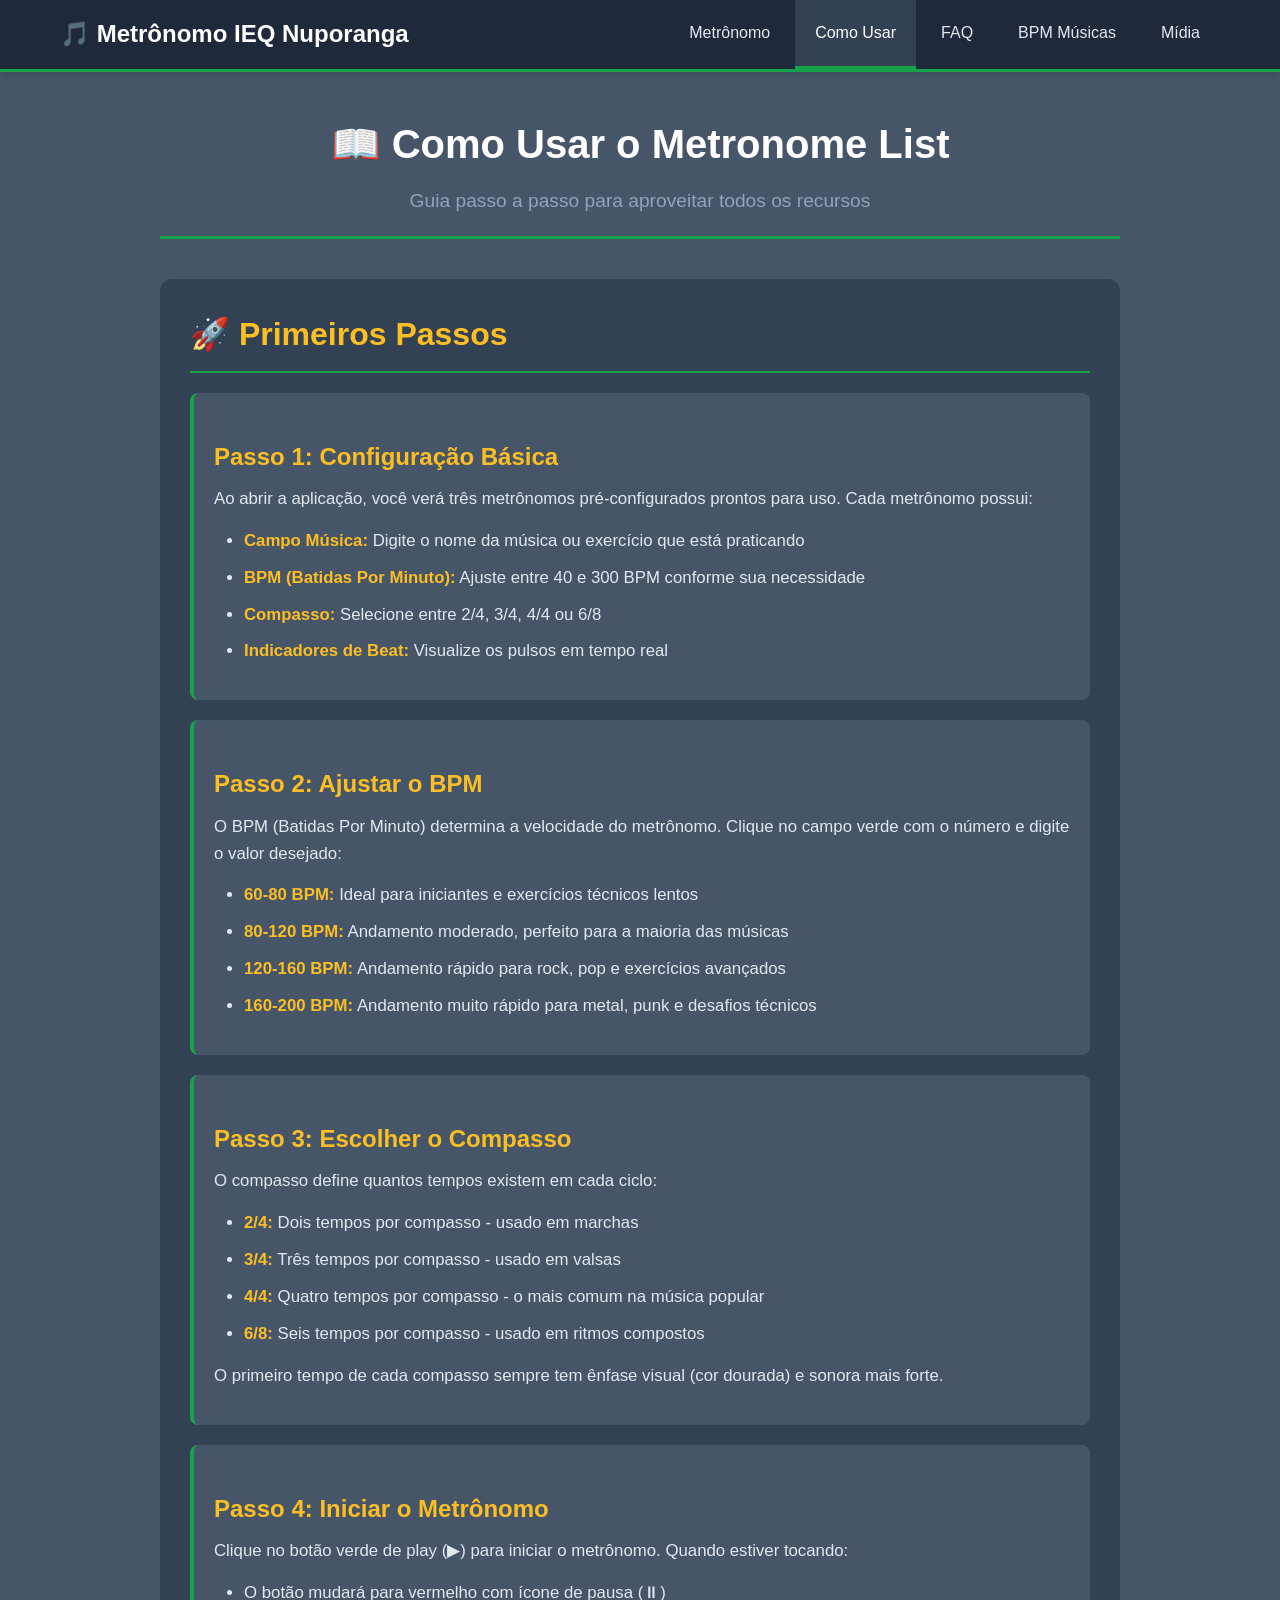
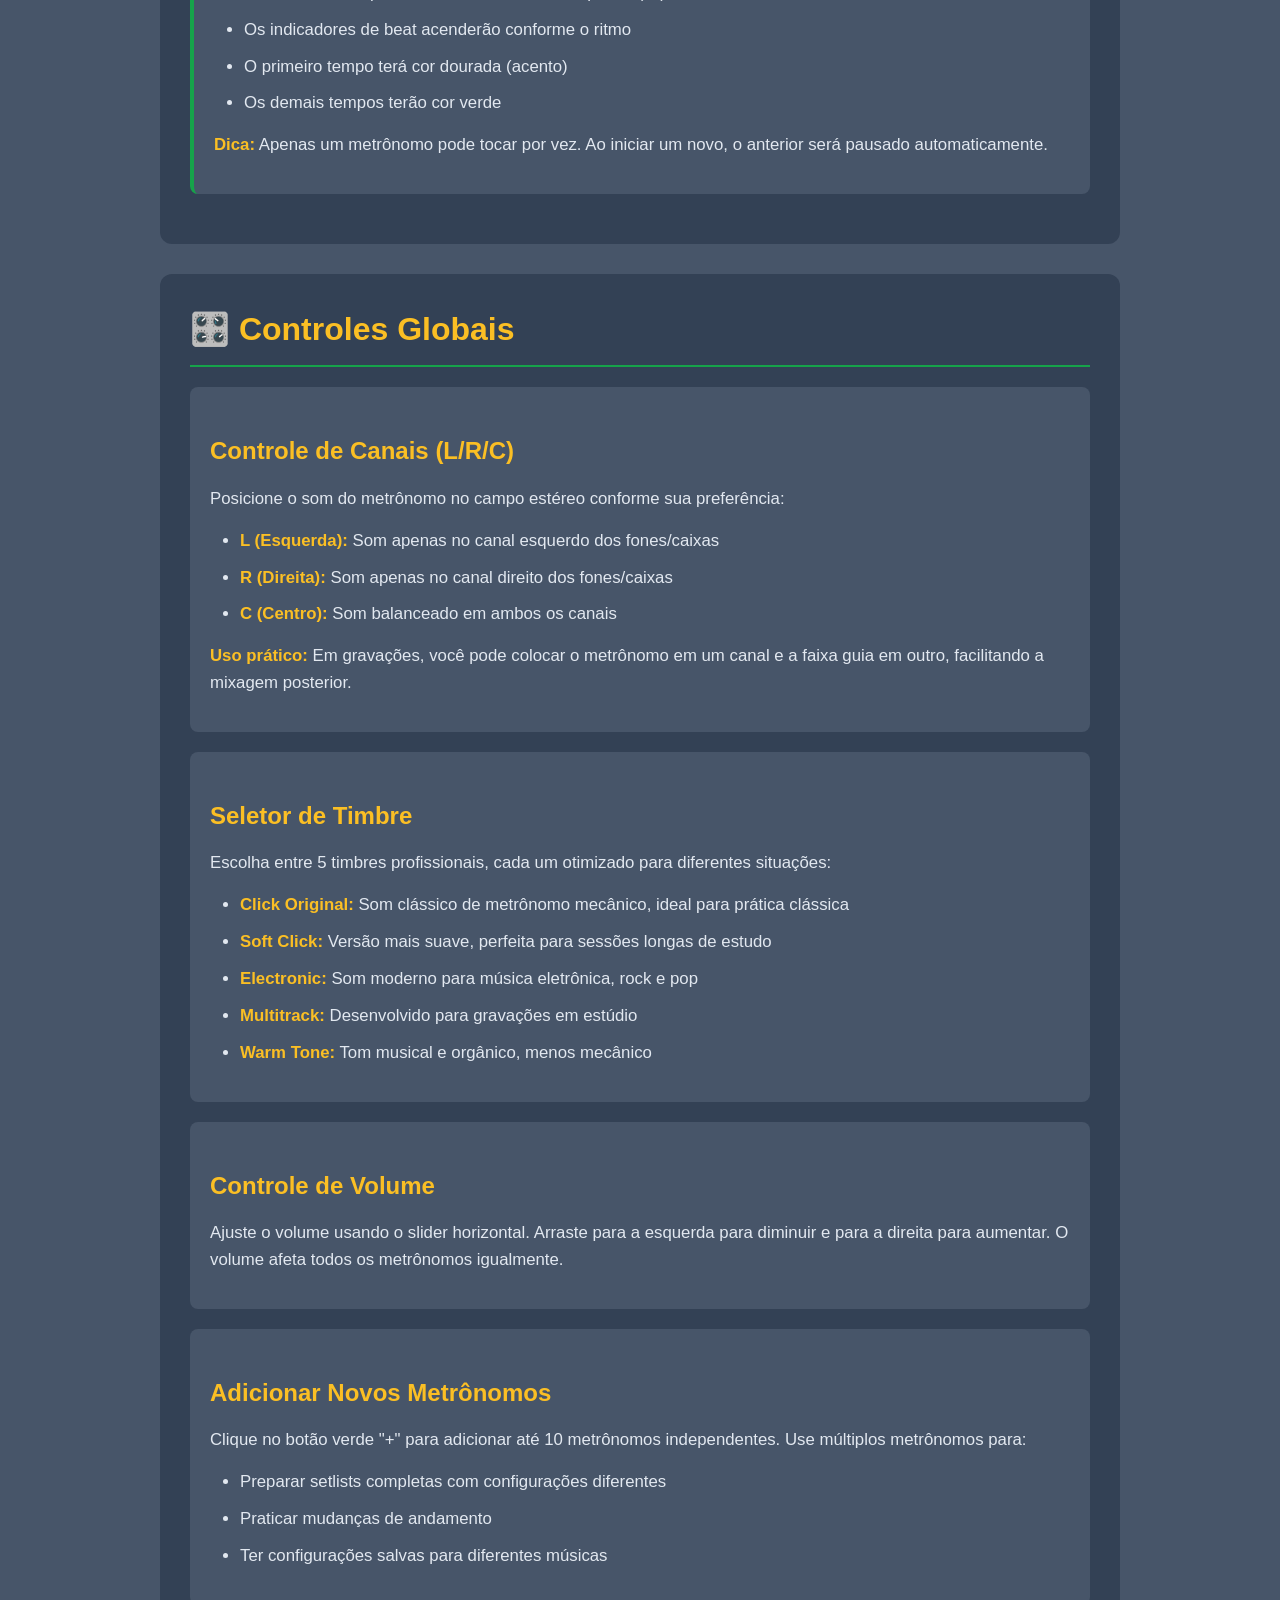
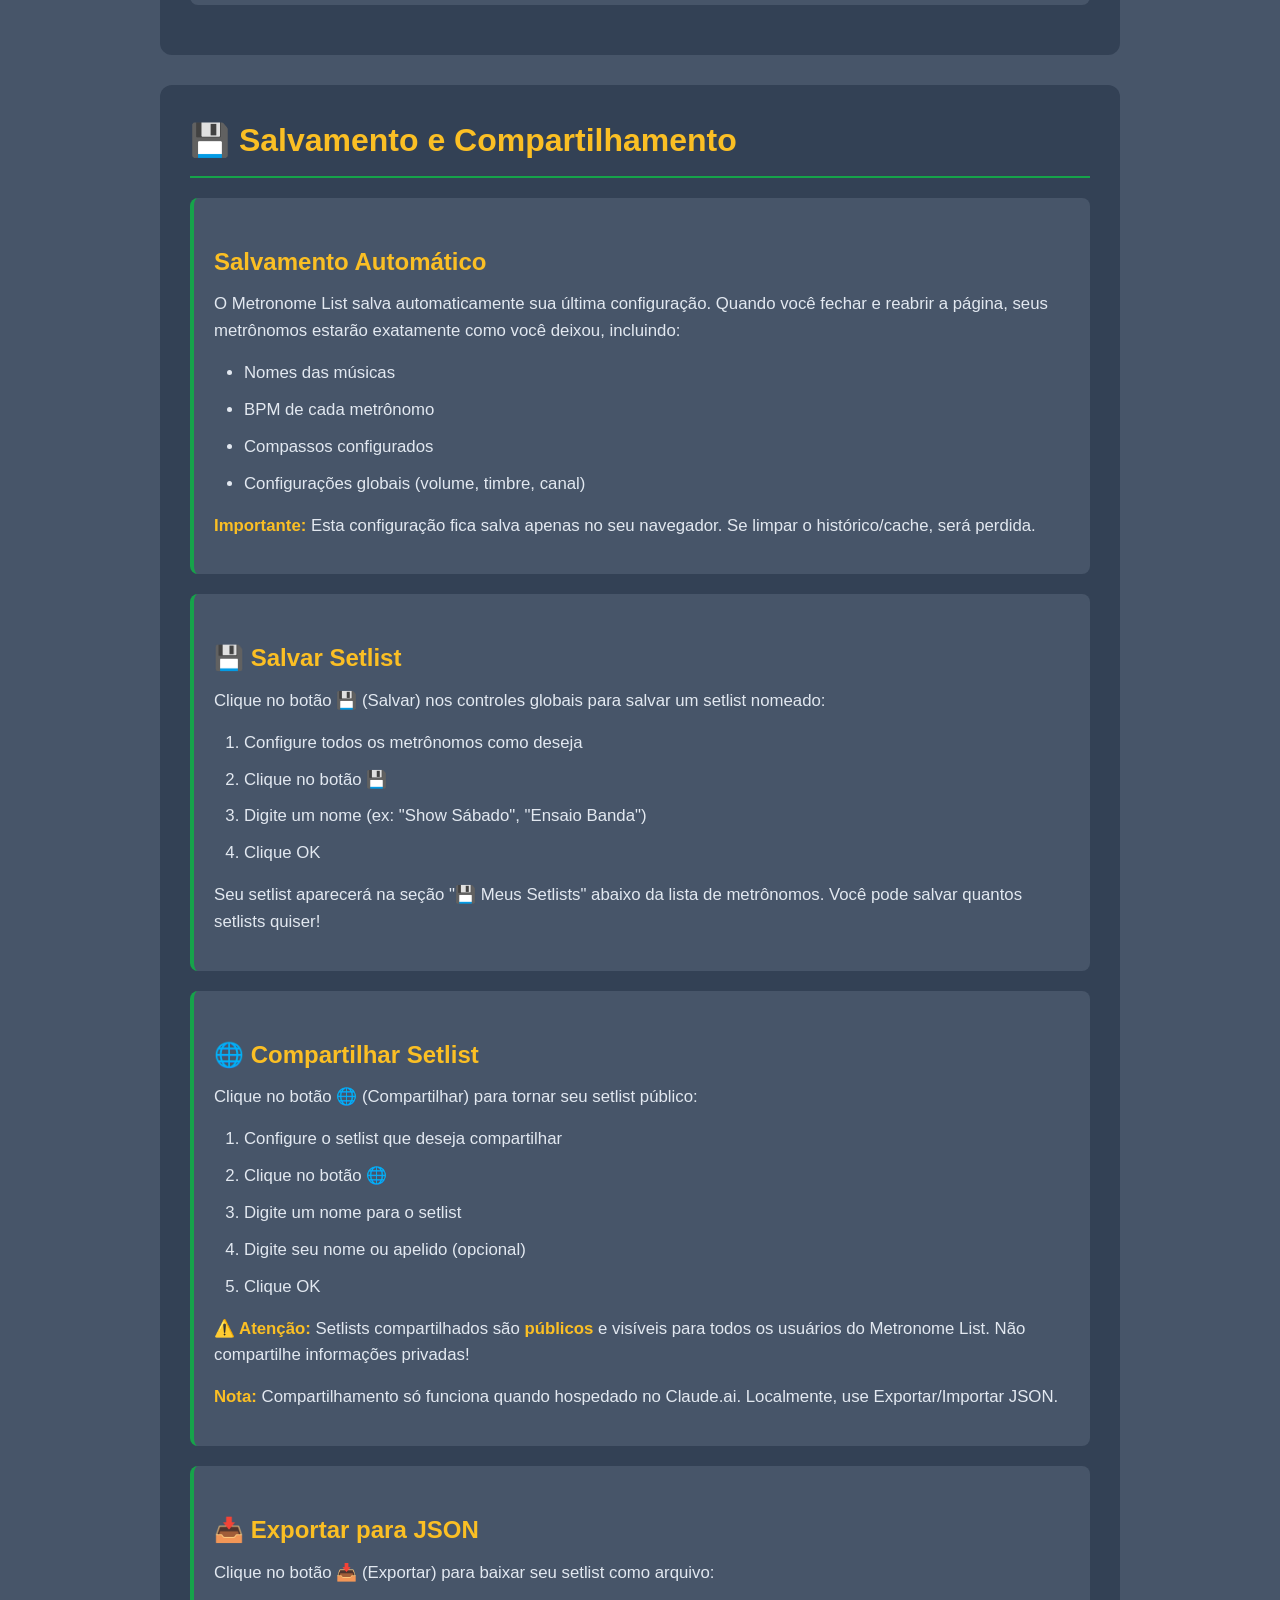
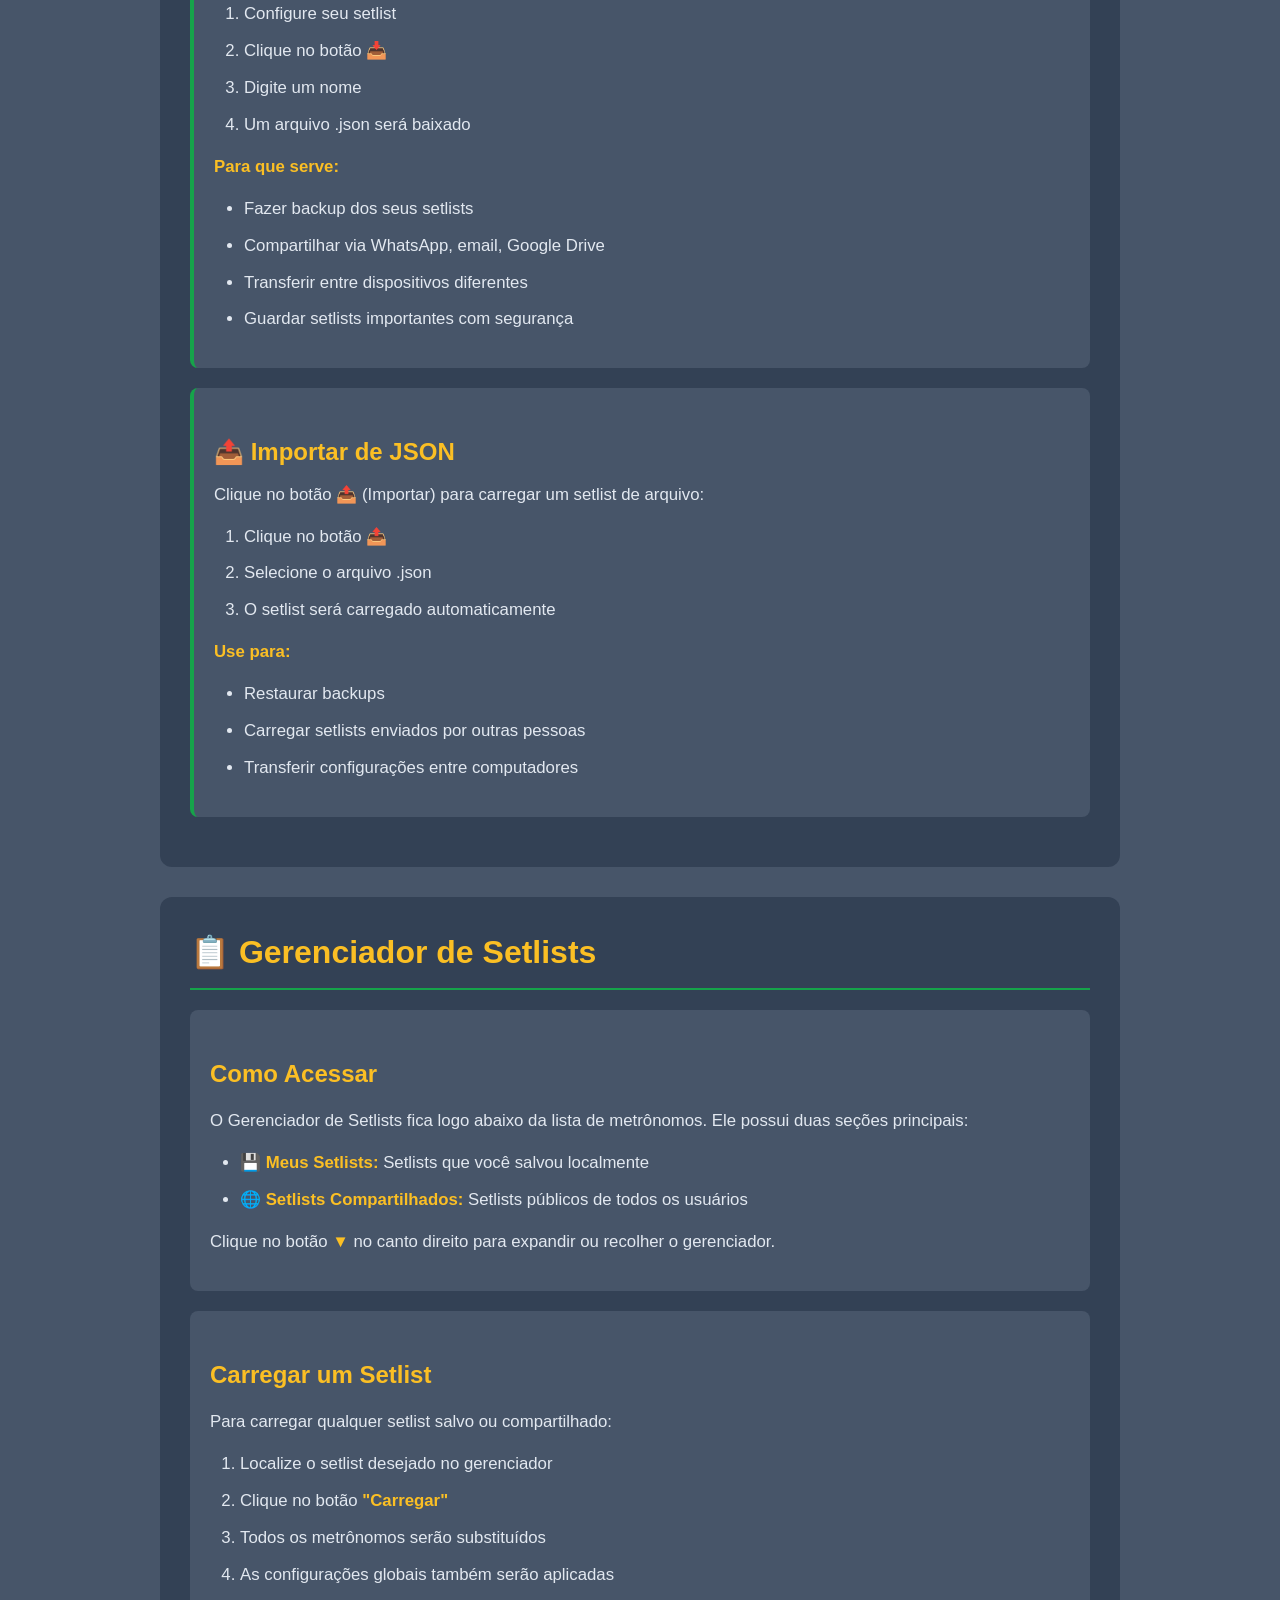
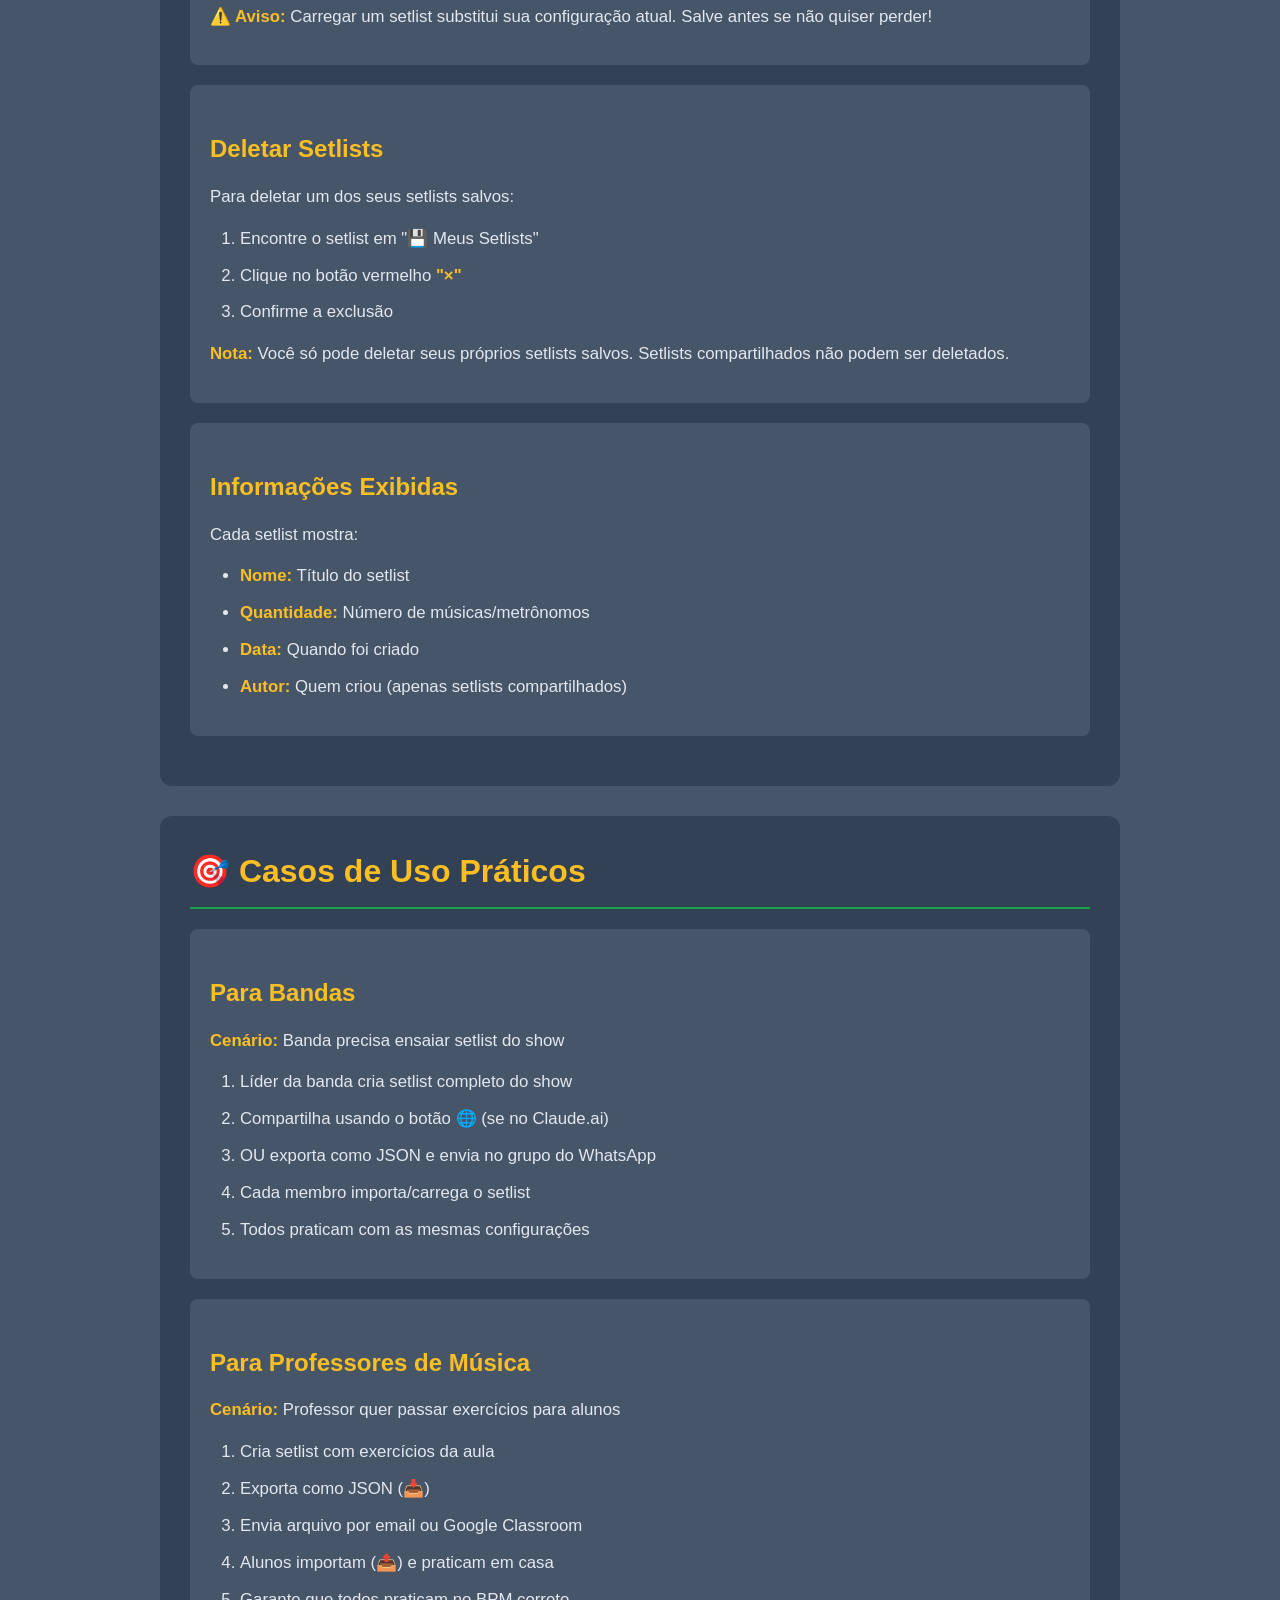
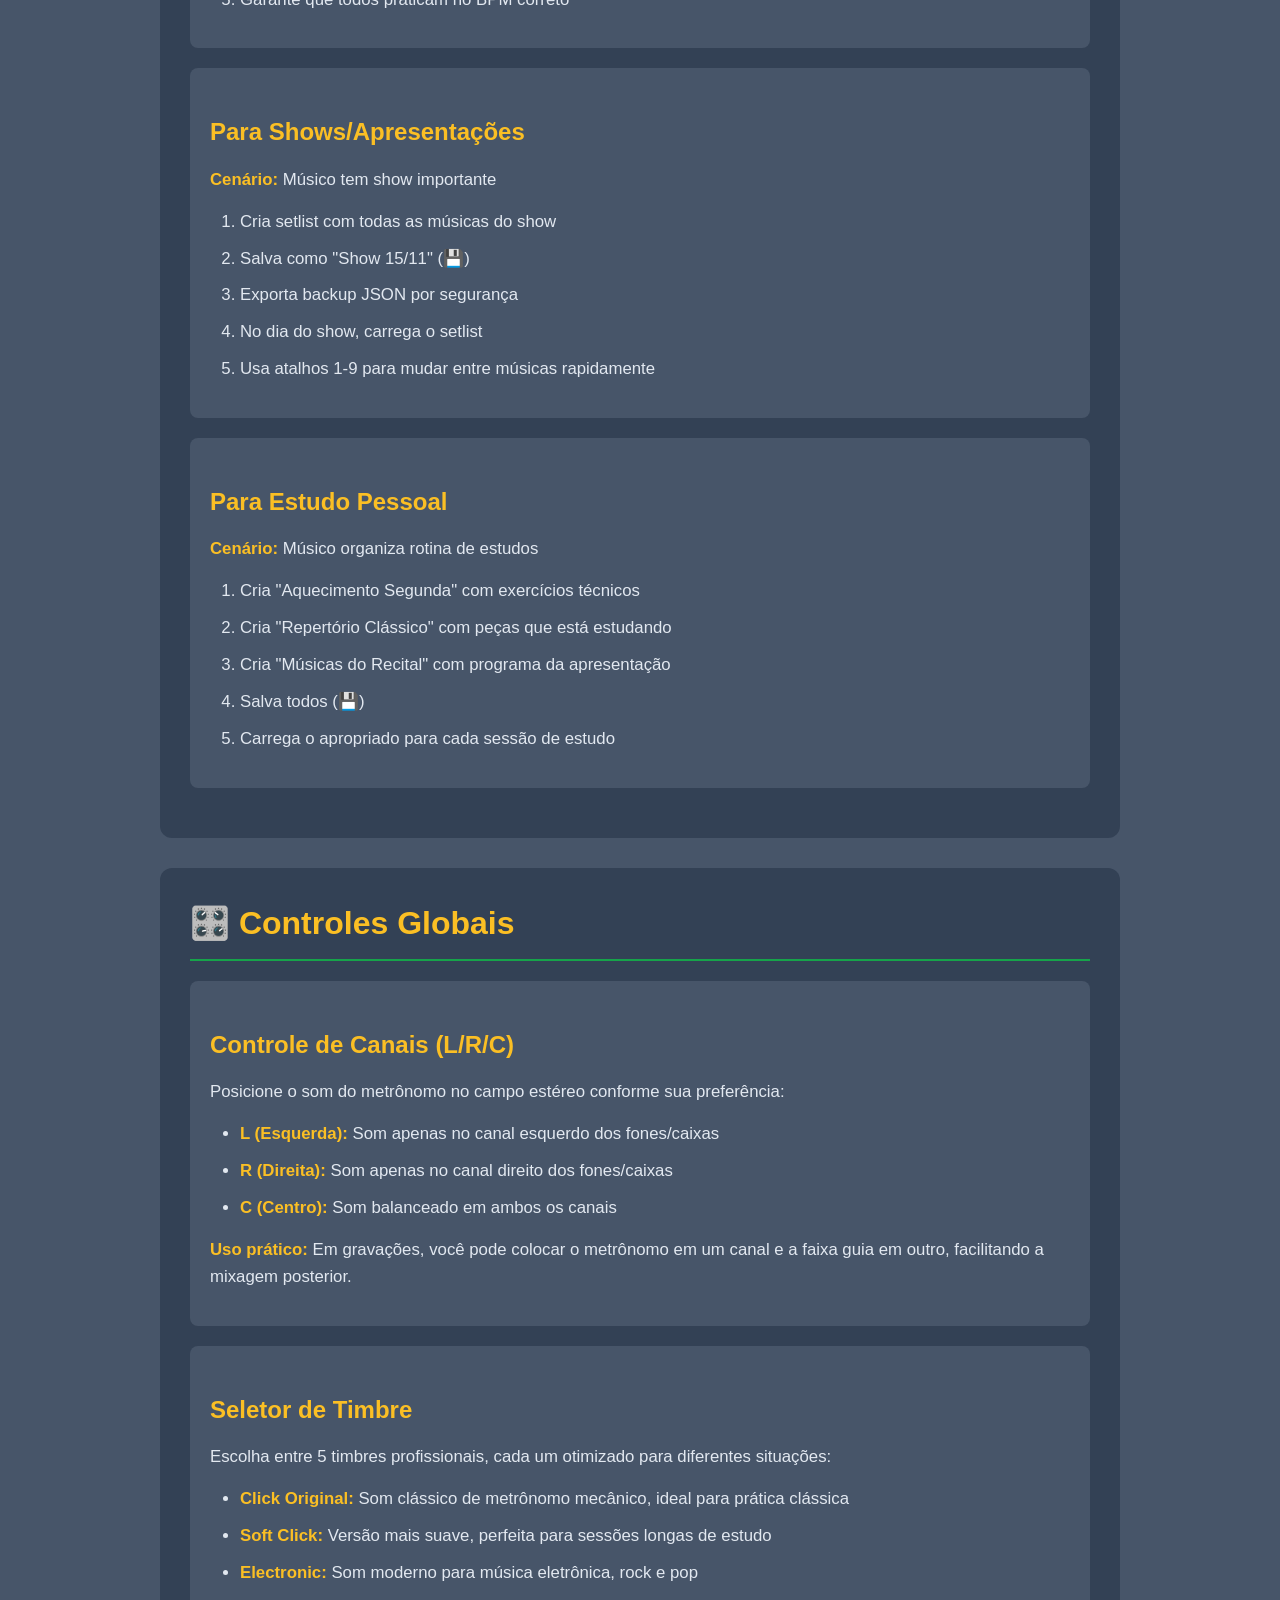
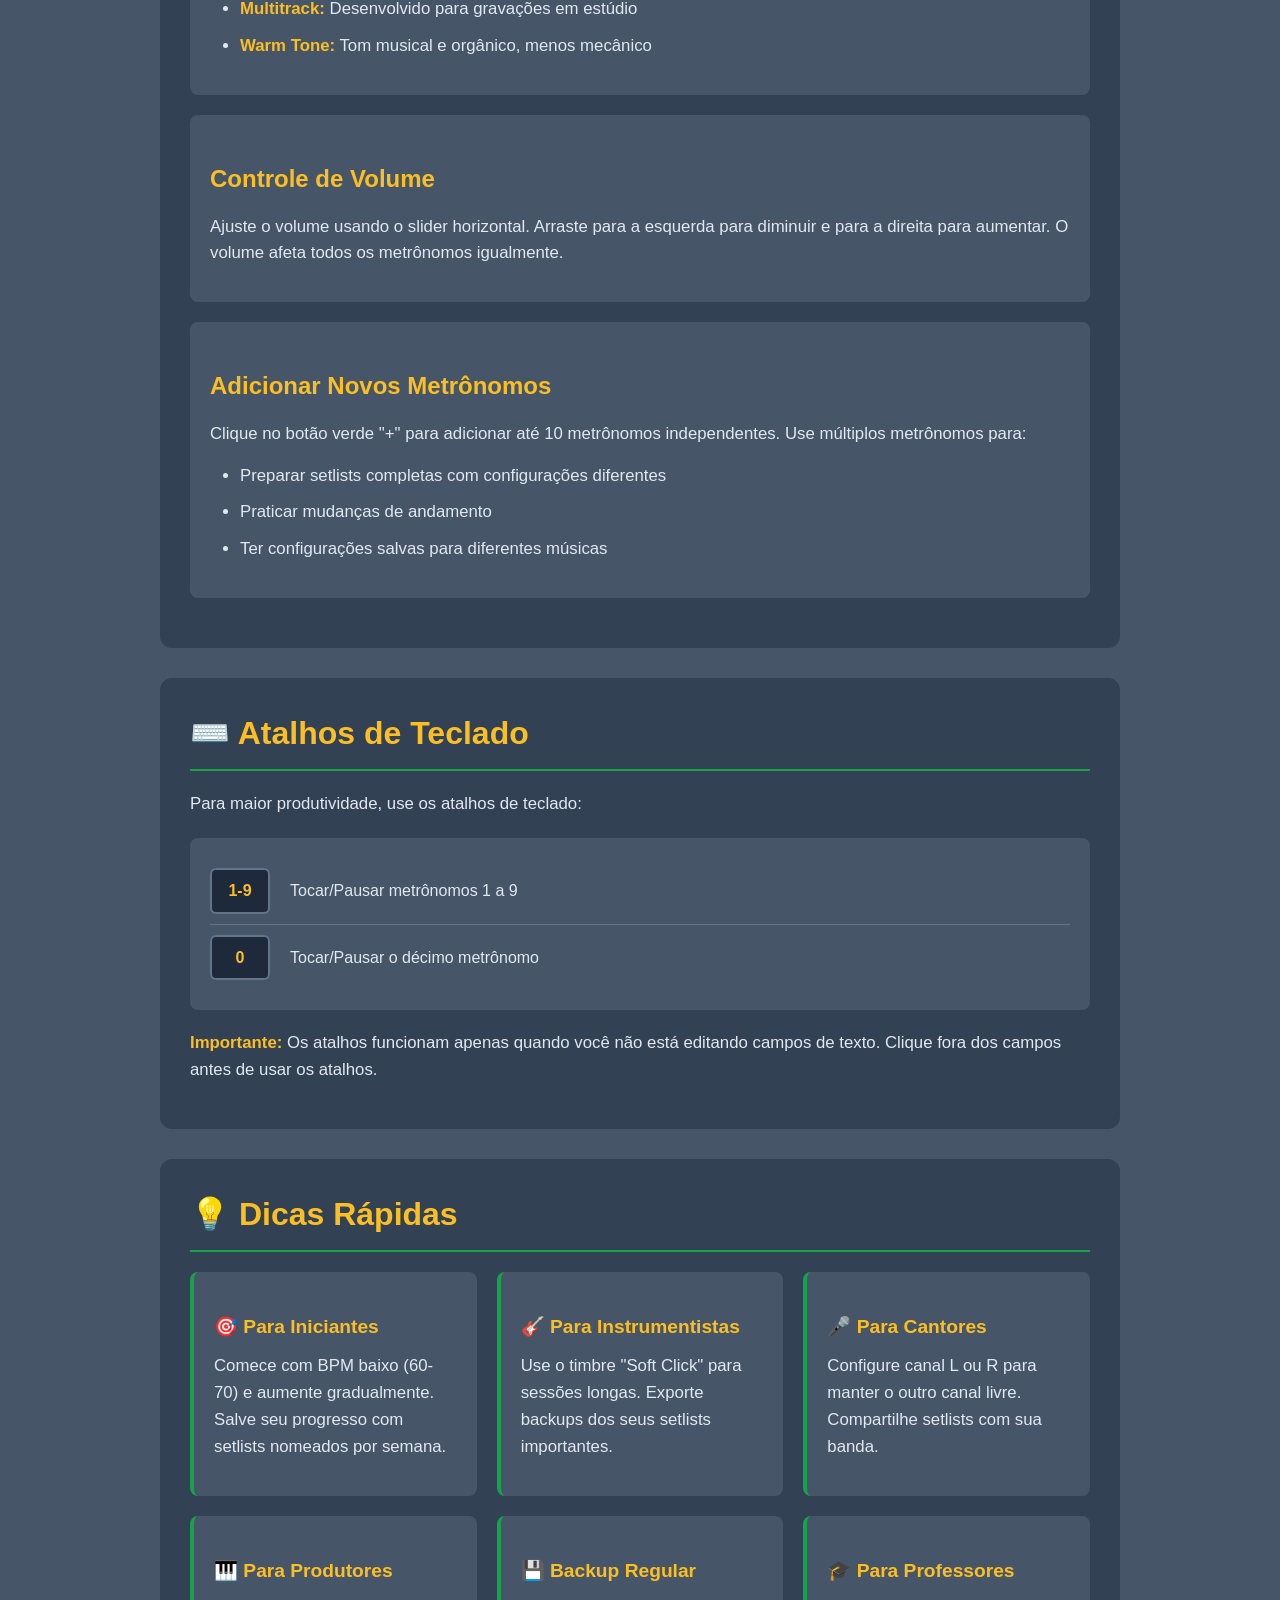
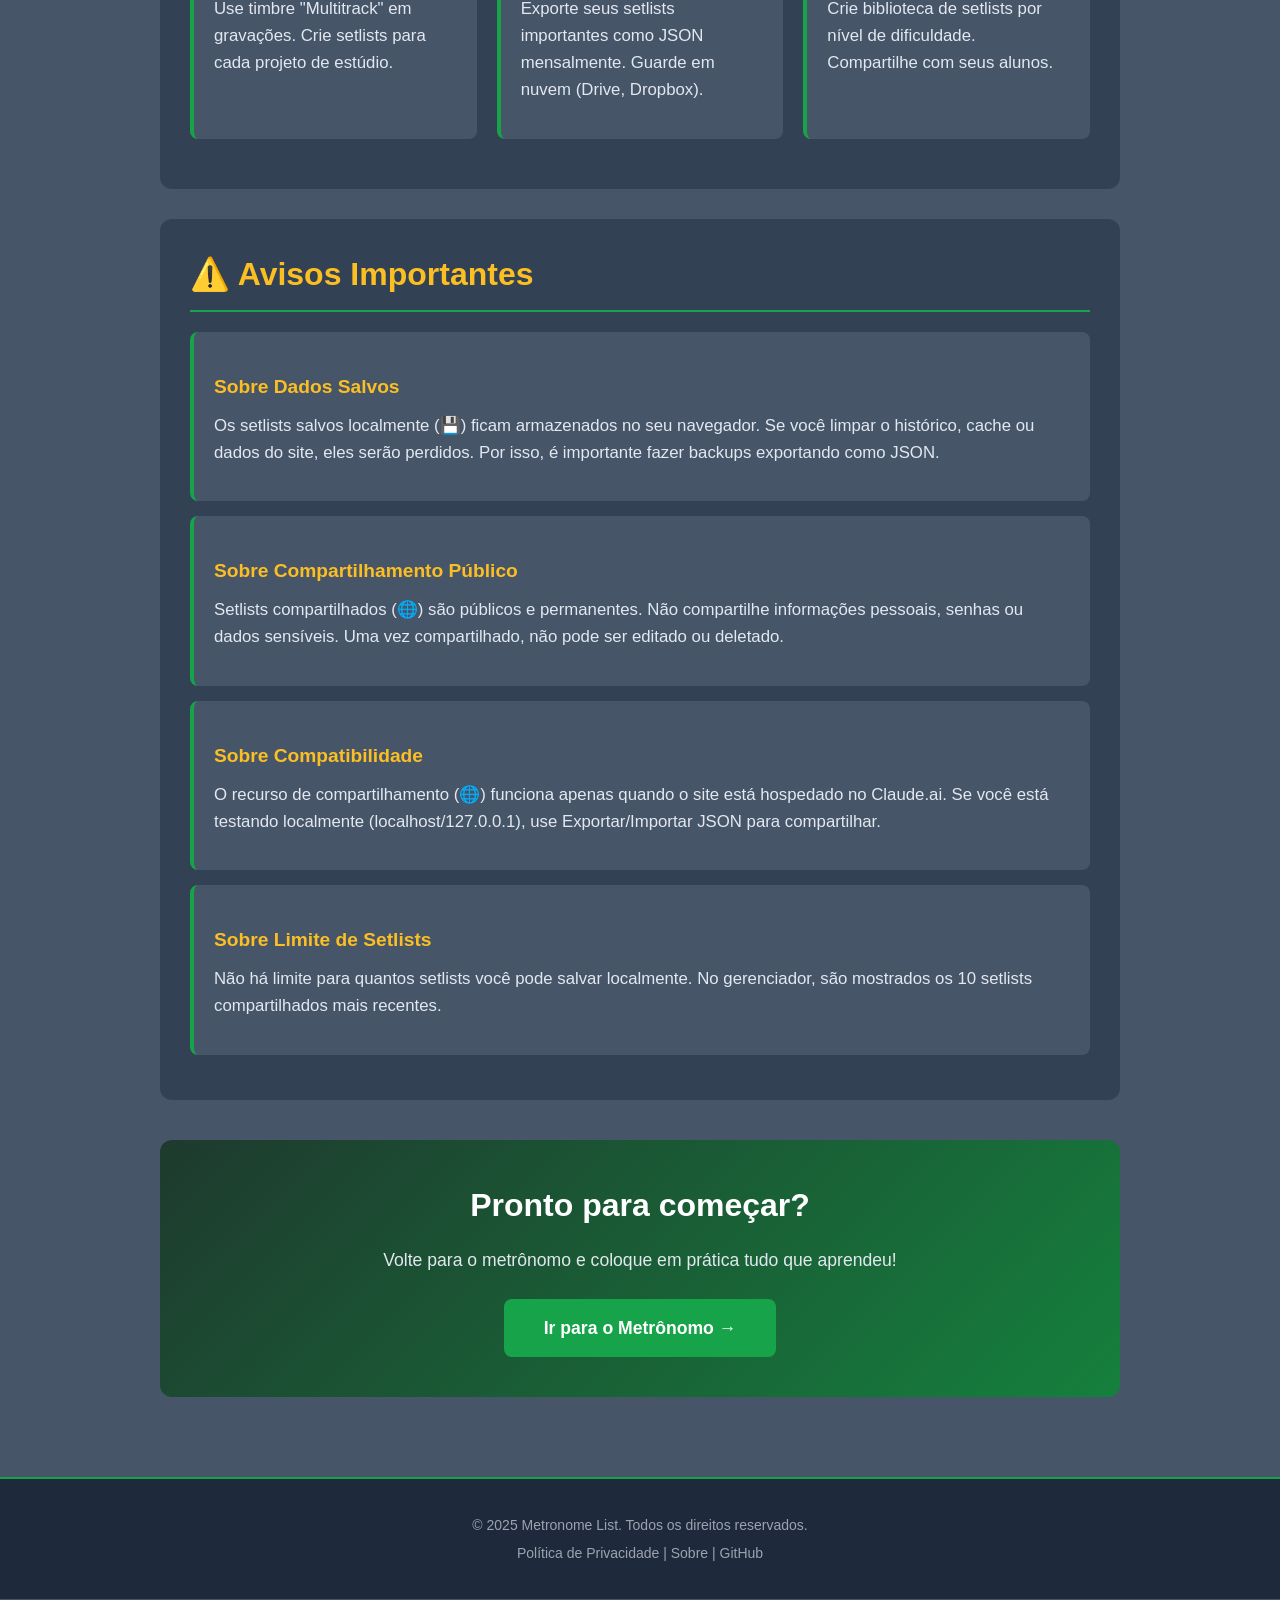
<file: metronomo/como-usar.html>
<!DOCTYPE html>
<html lang="pt-BR">
<head>
    <meta charset="UTF-8">
    <meta name="viewport" content="width=device-width, initial-scale=1.0">
    <title>Como Usar</title>
    <meta name="description" content="Aprenda a usar o Metronome List com este guia passo a passo. Tutorial completo sobre configurações, timbres e funcionalidades.">
    <link rel="stylesheet" href="style.css">
    <link rel="icon" href="data:image/svg+xml,<svg xmlns='http://www.w3.org/2000/svg' viewBox='0 0 100 100'><path d='M35 95 L65 95 L50 15 Z' fill='%23654321' stroke='%23000' stroke-width='3'/><line x1='50' y1='20' x2='70' y2='55' stroke='%23ff0000' stroke-width='5' stroke-linecap='round'/><circle cx='50' cy='55' r='6' fill='%23000'/><rect x='30' y='90' width='40' height='8' rx='2' fill='%238b4513'/></svg>">
</head>
<body>
    <nav class="main-nav">
        <div class="nav-container">
            <div class="nav-logo">
                <h1>🎵 Metrônomo IEQ Nuporanga</h1>
            </div>
            <ul class="nav-menu">
                <li><a href="index.html">Metrônomo</a></li>              
                <li><a href="como-usar.html" class="active">Como Usar</a></li>
                <li><a href="faq.html">FAQ</a></li>
                <li>
				  <a href="https://songbpm.com/" target="_blank" rel="noopener noreferrer">
				    BPM Músicas
				  </a>
				</li>
                <li><a href="/">Mídia</a></li>
            </ul>
            <button class="nav-toggle" onclick="toggleMenu()">☰</button>
        </div>
    </nav>

    <div class="content-page">
        <div class="content-header">
            <h1>📖 Como Usar o Metronome List</h1>
            <p class="subtitle">Guia passo a passo para aproveitar todos os recursos</p>
        </div>

        <div class="content-section">
            <h2>🚀 Primeiros Passos</h2>
            
            <div class="step-box">
                <h3>Passo 1: Configuração Básica</h3>
                <p>Ao abrir a aplicação, você verá três metrônomos pré-configurados prontos para uso. Cada metrônomo possui:</p>
                <ul>
                    <li><strong>Campo Música:</strong> Digite o nome da música ou exercício que está praticando</li>
                    <li><strong>BPM (Batidas Por Minuto):</strong> Ajuste entre 40 e 300 BPM conforme sua necessidade</li>
                    <li><strong>Compasso:</strong> Selecione entre 2/4, 3/4, 4/4 ou 6/8</li>
                    <li><strong>Indicadores de Beat:</strong> Visualize os pulsos em tempo real</li>
                </ul>
            </div>

            <div class="step-box">
                <h3>Passo 2: Ajustar o BPM</h3>
                <p>O BPM (Batidas Por Minuto) determina a velocidade do metrônomo. Clique no campo verde com o número e digite o valor desejado:</p>
                <ul>
                    <li><strong>60-80 BPM:</strong> Ideal para iniciantes e exercícios técnicos lentos</li>
                    <li><strong>80-120 BPM:</strong> Andamento moderado, perfeito para a maioria das músicas</li>
                    <li><strong>120-160 BPM:</strong> Andamento rápido para rock, pop e exercícios avançados</li>
                    <li><strong>160-200 BPM:</strong> Andamento muito rápido para metal, punk e desafios técnicos</li>
                </ul>
            </div>

            <div class="step-box">
                <h3>Passo 3: Escolher o Compasso</h3>
                <p>O compasso define quantos tempos existem em cada ciclo:</p>
                <ul>
                    <li><strong>2/4:</strong> Dois tempos por compasso - usado em marchas</li>
                    <li><strong>3/4:</strong> Três tempos por compasso - usado em valsas</li>
                    <li><strong>4/4:</strong> Quatro tempos por compasso - o mais comum na música popular</li>
                    <li><strong>6/8:</strong> Seis tempos por compasso - usado em ritmos compostos</li>
                </ul>
                <p>O primeiro tempo de cada compasso sempre tem ênfase visual (cor dourada) e sonora mais forte.</p>
            </div>

            <div class="step-box">
                <h3>Passo 4: Iniciar o Metrônomo</h3>
                <p>Clique no botão verde de play (▶) para iniciar o metrônomo. Quando estiver tocando:</p>
                <ul>
                    <li>O botão mudará para vermelho com ícone de pausa (⏸)</li>
                    <li>Os indicadores de beat acenderão conforme o ritmo</li>
                    <li>O primeiro tempo terá cor dourada (acento)</li>
                    <li>Os demais tempos terão cor verde</li>
                </ul>
                <p><strong>Dica:</strong> Apenas um metrônomo pode tocar por vez. Ao iniciar um novo, o anterior será pausado automaticamente.</p>
            </div>
        </div>

        <div class="content-section">
            <h2>🎛️ Controles Globais</h2>
            
            <div class="feature-detail">
                <h3>Controle de Canais (L/R/C)</h3>
                <p>Posicione o som do metrônomo no campo estéreo conforme sua preferência:</p>
                <ul>
                    <li><strong>L (Esquerda):</strong> Som apenas no canal esquerdo dos fones/caixas</li>
                    <li><strong>R (Direita):</strong> Som apenas no canal direito dos fones/caixas</li>
                    <li><strong>C (Centro):</strong> Som balanceado em ambos os canais</li>
                </ul>
                <p><strong>Uso prático:</strong> Em gravações, você pode colocar o metrônomo em um canal e a faixa guia em outro, facilitando a mixagem posterior.</p>
            </div>

            <div class="feature-detail">
                <h3>Seletor de Timbre</h3>
                <p>Escolha entre 5 timbres profissionais, cada um otimizado para diferentes situações:</p>
                <ul>
                    <li><strong>Click Original:</strong> Som clássico de metrônomo mecânico, ideal para prática clássica</li>
                    <li><strong>Soft Click:</strong> Versão mais suave, perfeita para sessões longas de estudo</li>
                    <li><strong>Electronic:</strong> Som moderno para música eletrônica, rock e pop</li>
                    <li><strong>Multitrack:</strong> Desenvolvido para gravações em estúdio</li>
                    <li><strong>Warm Tone:</strong> Tom musical e orgânico, menos mecânico</li>
                </ul>
            </div>

            <div class="feature-detail">
                <h3>Controle de Volume</h3>
                <p>Ajuste o volume usando o slider horizontal. Arraste para a esquerda para diminuir e para a direita para aumentar. O volume afeta todos os metrônomos igualmente.</p>
            </div>

            <div class="feature-detail">
                <h3>Adicionar Novos Metrônomos</h3>
                <p>Clique no botão verde "+" para adicionar até 10 metrônomos independentes. Use múltiplos metrônomos para:</p>
                <ul>
                    <li>Preparar setlists completas com configurações diferentes</li>
                    <li>Praticar mudanças de andamento</li>
                    <li>Ter configurações salvas para diferentes músicas</li>
                </ul>
            </div>
        </div>         

        <!DOCTYPE html>
<html lang="pt-BR">
 
<body>

        <div class="content-section">
            <h2>💾 Salvamento e Compartilhamento</h2>
            
            <div class="step-box">
                <h3>Salvamento Automático</h3>
                <p>O Metronome List salva automaticamente sua última configuração. Quando você fechar e reabrir a página, seus metrônomos estarão exatamente como você deixou, incluindo:</p>
                <ul>
                    <li>Nomes das músicas</li>
                    <li>BPM de cada metrônomo</li>
                    <li>Compassos configurados</li>
                    <li>Configurações globais (volume, timbre, canal)</li>
                </ul>
                <p><strong>Importante:</strong> Esta configuração fica salva apenas no seu navegador. Se limpar o histórico/cache, será perdida.</p>
            </div>

            <div class="step-box">
                <h3>💾 Salvar Setlist</h3>
                <p>Clique no botão <strong>💾</strong> (Salvar) nos controles globais para salvar um setlist nomeado:</p>
                <ol>
                    <li>Configure todos os metrônomos como deseja</li>
                    <li>Clique no botão 💾</li>
                    <li>Digite um nome (ex: "Show Sábado", "Ensaio Banda")</li>
                    <li>Clique OK</li>
                </ol>
                <p>Seu setlist aparecerá na seção "💾 Meus Setlists" abaixo da lista de metrônomos. Você pode salvar quantos setlists quiser!</p>
            </div>

            <div class="step-box">
                <h3>🌐 Compartilhar Setlist</h3>
                <p>Clique no botão <strong>🌐</strong> (Compartilhar) para tornar seu setlist público:</p>
                <ol>
                    <li>Configure o setlist que deseja compartilhar</li>
                    <li>Clique no botão 🌐</li>
                    <li>Digite um nome para o setlist</li>
                    <li>Digite seu nome ou apelido (opcional)</li>
                    <li>Clique OK</li>
                </ol>
                <p><strong>⚠️ Atenção:</strong> Setlists compartilhados são <strong>públicos</strong> e visíveis para todos os usuários do Metronome List. Não compartilhe informações privadas!</p>
                <p><strong>Nota:</strong> Compartilhamento só funciona quando hospedado no Claude.ai. Localmente, use Exportar/Importar JSON.</p>
            </div>

            <div class="step-box">
                <h3>📥 Exportar para JSON</h3>
                <p>Clique no botão <strong>📥</strong> (Exportar) para baixar seu setlist como arquivo:</p>
                <ol>
                    <li>Configure seu setlist</li>
                    <li>Clique no botão 📥</li>
                    <li>Digite um nome</li>
                    <li>Um arquivo .json será baixado</li>
                </ol>
                <p><strong>Para que serve:</strong></p>
                <ul>
                    <li>Fazer backup dos seus setlists</li>
                    <li>Compartilhar via WhatsApp, email, Google Drive</li>
                    <li>Transferir entre dispositivos diferentes</li>
                    <li>Guardar setlists importantes com segurança</li>
                </ul>
            </div>

            <div class="step-box">
                <h3>📤 Importar de JSON</h3>
                <p>Clique no botão <strong>📤</strong> (Importar) para carregar um setlist de arquivo:</p>
                <ol>
                    <li>Clique no botão 📤</li>
                    <li>Selecione o arquivo .json</li>
                    <li>O setlist será carregado automaticamente</li>
                </ol>
                <p><strong>Use para:</strong></p>
                <ul>
                    <li>Restaurar backups</li>
                    <li>Carregar setlists enviados por outras pessoas</li>
                    <li>Transferir configurações entre computadores</li>
                </ul>
            </div>
        </div>

        <div class="content-section">
            <h2>📋 Gerenciador de Setlists</h2>
            
            <div class="feature-detail">
                <h3>Como Acessar</h3>
                <p>O Gerenciador de Setlists fica logo abaixo da lista de metrônomos. Ele possui duas seções principais:</p>
                <ul>
                    <li><strong>💾 Meus Setlists:</strong> Setlists que você salvou localmente</li>
                    <li><strong>🌐 Setlists Compartilhados:</strong> Setlists públicos de todos os usuários</li>
                </ul>
                <p>Clique no botão <strong>▼</strong> no canto direito para expandir ou recolher o gerenciador.</p>
            </div>

            <div class="feature-detail">
                <h3>Carregar um Setlist</h3>
                <p>Para carregar qualquer setlist salvo ou compartilhado:</p>
                <ol>
                    <li>Localize o setlist desejado no gerenciador</li>
                    <li>Clique no botão <strong>"Carregar"</strong></li>
                    <li>Todos os metrônomos serão substituídos</li>
                    <li>As configurações globais também serão aplicadas</li>
                </ol>
                <p><strong>⚠️ Aviso:</strong> Carregar um setlist substitui sua configuração atual. Salve antes se não quiser perder!</p>
            </div>

            <div class="feature-detail">
                <h3>Deletar Setlists</h3>
                <p>Para deletar um dos seus setlists salvos:</p>
                <ol>
                    <li>Encontre o setlist em "💾 Meus Setlists"</li>
                    <li>Clique no botão vermelho <strong>"×"</strong></li>
                    <li>Confirme a exclusão</li>
                </ol>
                <p><strong>Nota:</strong> Você só pode deletar seus próprios setlists salvos. Setlists compartilhados não podem ser deletados.</p>
            </div>

            <div class="feature-detail">
                <h3>Informações Exibidas</h3>
                <p>Cada setlist mostra:</p>
                <ul>
                    <li><strong>Nome:</strong> Título do setlist</li>
                    <li><strong>Quantidade:</strong> Número de músicas/metrônomos</li>
                    <li><strong>Data:</strong> Quando foi criado</li>
                    <li><strong>Autor:</strong> Quem criou (apenas setlists compartilhados)</li>
                </ul>
            </div>
        </div>

        <div class="content-section">
            <h2>🎯 Casos de Uso Práticos</h2>
            
            <div class="feature-detail">
                <h3>Para Bandas</h3>
                <p><strong>Cenário:</strong> Banda precisa ensaiar setlist do show</p>
                <ol>
                    <li>Líder da banda cria setlist completo do show</li>
                    <li>Compartilha usando o botão 🌐 (se no Claude.ai)</li>
                    <li>OU exporta como JSON e envia no grupo do WhatsApp</li>
                    <li>Cada membro importa/carrega o setlist</li>
                    <li>Todos praticam com as mesmas configurações</li>
                </ol>
            </div>

            <div class="feature-detail">
                <h3>Para Professores de Música</h3>
                <p><strong>Cenário:</strong> Professor quer passar exercícios para alunos</p>
                <ol>
                    <li>Cria setlist com exercícios da aula</li>
                    <li>Exporta como JSON (📥)</li>
                    <li>Envia arquivo por email ou Google Classroom</li>
                    <li>Alunos importam (📤) e praticam em casa</li>
                    <li>Garante que todos praticam no BPM correto</li>
                </ol>
            </div>

            <div class="feature-detail">
                <h3>Para Shows/Apresentações</h3>
                <p><strong>Cenário:</strong> Músico tem show importante</p>
                <ol>
                    <li>Cria setlist com todas as músicas do show</li>
                    <li>Salva como "Show 15/11" (💾)</li>
                    <li>Exporta backup JSON por segurança</li>
                    <li>No dia do show, carrega o setlist</li>
                    <li>Usa atalhos 1-9 para mudar entre músicas rapidamente</li>
                </ol>
            </div>

            <div class="feature-detail">
                <h3>Para Estudo Pessoal</h3>
                <p><strong>Cenário:</strong> Músico organiza rotina de estudos</p>
                <ol>
                    <li>Cria "Aquecimento Segunda" com exercícios técnicos</li>
                    <li>Cria "Repertório Clássico" com peças que está estudando</li>
                    <li>Cria "Músicas do Recital" com programa da apresentação</li>
                    <li>Salva todos (💾)</li>
                    <li>Carrega o apropriado para cada sessão de estudo</li>
                </ol>
            </div>
        </div>

        <div class="content-section">
            <h2>🎛️ Controles Globais</h2>
            
            <div class="feature-detail">
                <h3>Controle de Canais (L/R/C)</h3>
                <p>Posicione o som do metrônomo no campo estéreo conforme sua preferência:</p>
                <ul>
                    <li><strong>L (Esquerda):</strong> Som apenas no canal esquerdo dos fones/caixas</li>
                    <li><strong>R (Direita):</strong> Som apenas no canal direito dos fones/caixas</li>
                    <li><strong>C (Centro):</strong> Som balanceado em ambos os canais</li>
                </ul>
                <p><strong>Uso prático:</strong> Em gravações, você pode colocar o metrônomo em um canal e a faixa guia em outro, facilitando a mixagem posterior.</p>
            </div>

            <div class="feature-detail">
                <h3>Seletor de Timbre</h3>
                <p>Escolha entre 5 timbres profissionais, cada um otimizado para diferentes situações:</p>
                <ul>
                    <li><strong>Click Original:</strong> Som clássico de metrônomo mecânico, ideal para prática clássica</li>
                    <li><strong>Soft Click:</strong> Versão mais suave, perfeita para sessões longas de estudo</li>
                    <li><strong>Electronic:</strong> Som moderno para música eletrônica, rock e pop</li>
                    <li><strong>Multitrack:</strong> Desenvolvido para gravações em estúdio</li>
                    <li><strong>Warm Tone:</strong> Tom musical e orgânico, menos mecânico</li>
                </ul>
            </div>

            <div class="feature-detail">
                <h3>Controle de Volume</h3>
                <p>Ajuste o volume usando o slider horizontal. Arraste para a esquerda para diminuir e para a direita para aumentar. O volume afeta todos os metrônomos igualmente.</p>
            </div>

            <div class="feature-detail">
                <h3>Adicionar Novos Metrônomos</h3>
                <p>Clique no botão verde "+" para adicionar até 10 metrônomos independentes. Use múltiplos metrônomos para:</p>
                <ul>
                    <li>Preparar setlists completas com configurações diferentes</li>
                    <li>Praticar mudanças de andamento</li>
                    <li>Ter configurações salvas para diferentes músicas</li>
                </ul>
            </div>
        </div>

        <div class="content-section">
            <h2>⌨️ Atalhos de Teclado</h2>
            <p>Para maior produtividade, use os atalhos de teclado:</p>
            <div class="keyboard-shortcuts">
                <div class="shortcut-item">
                    <span class="key">1-9</span>
                    <span class="description">Tocar/Pausar metrônomos 1 a 9</span>
                </div>
                <div class="shortcut-item">
                    <span class="key">0</span>
                    <span class="description">Tocar/Pausar o décimo metrônomo</span>
                </div>
            </div>
            <p><strong>Importante:</strong> Os atalhos funcionam apenas quando você não está editando campos de texto. Clique fora dos campos antes de usar os atalhos.</p>
        </div>

        <div class="content-section">
            <h2>💡 Dicas Rápidas</h2>
            <div class="tips-grid">
                <div class="tip-card">
                    <h4>🎯 Para Iniciantes</h4>
                    <p>Comece com BPM baixo (60-70) e aumente gradualmente. Salve seu progresso com setlists nomeados por semana.</p>
                </div>
                <div class="tip-card">
                    <h4>🎸 Para Instrumentistas</h4>
                    <p>Use o timbre "Soft Click" para sessões longas. Exporte backups dos seus setlists importantes.</p>
                </div>
                <div class="tip-card">
                    <h4>🎤 Para Cantores</h4>
                    <p>Configure canal L ou R para manter o outro canal livre. Compartilhe setlists com sua banda.</p>
                </div>
                <div class="tip-card">
                    <h4>🎹 Para Produtores</h4>
                    <p>Use timbre "Multitrack" em gravações. Crie setlists para cada projeto de estúdio.</p>
                </div>
                <div class="tip-card">
                    <h4>💾 Backup Regular</h4>
                    <p>Exporte seus setlists importantes como JSON mensalmente. Guarde em nuvem (Drive, Dropbox).</p>
                </div>
                <div class="tip-card">
                    <h4>🎓 Para Professores</h4>
                    <p>Crie biblioteca de setlists por nível de dificuldade. Compartilhe com seus alunos.</p>
                </div>
            </div>
        </div>

        <div class="content-section">
            <h2>⚠️ Avisos Importantes</h2>
            
            <div class="faq-item">
                <h4>Sobre Dados Salvos</h4>
                <p>Os setlists salvos localmente (💾) ficam armazenados no seu navegador. Se você limpar o histórico, cache ou dados do site, eles serão perdidos. Por isso, é importante fazer backups exportando como JSON.</p>
            </div>

            <div class="faq-item">
                <h4>Sobre Compartilhamento Público</h4>
                <p>Setlists compartilhados (🌐) são públicos e permanentes. Não compartilhe informações pessoais, senhas ou dados sensíveis. Uma vez compartilhado, não pode ser editado ou deletado.</p>
            </div>

            <div class="faq-item">
                <h4>Sobre Compatibilidade</h4>
                <p>O recurso de compartilhamento (🌐) funciona apenas quando o site está hospedado no Claude.ai. Se você está testando localmente (localhost/127.0.0.1), use Exportar/Importar JSON para compartilhar.</p>
            </div>

            <div class="faq-item">
                <h4>Sobre Limite de Setlists</h4>
                <p>Não há limite para quantos setlists você pode salvar localmente. No gerenciador, são mostrados os 10 setlists compartilhados mais recentes.</p>
            </div>
        </div>

         
        

        <div class="cta-section">
            <h2>Pronto para começar?</h2>
            <p>Volte para o metrônomo e coloque em prática tudo que aprendeu!</p>
            <a href="index.html" class="cta-button">Ir para o Metrônomo →</a>
        </div>
    </div>

    <footer>
        <p>© 2025 Metronome List. Todos os direitos reservados.</p>
        <p>
            <a href="privacy.html">Política de Privacidade</a> |
            <a href="sobre.html">Sobre</a> |
            <a href="https://github.com/SandroVingla/Metronome-List" target="_blank">GitHub</a>
        </p>
    </footer>

    <script>
        function toggleMenu() {
            const navMenu = document.querySelector('.nav-menu');
            navMenu.classList.toggle('active');
        }
    </script>
</body>
</html>
</file>
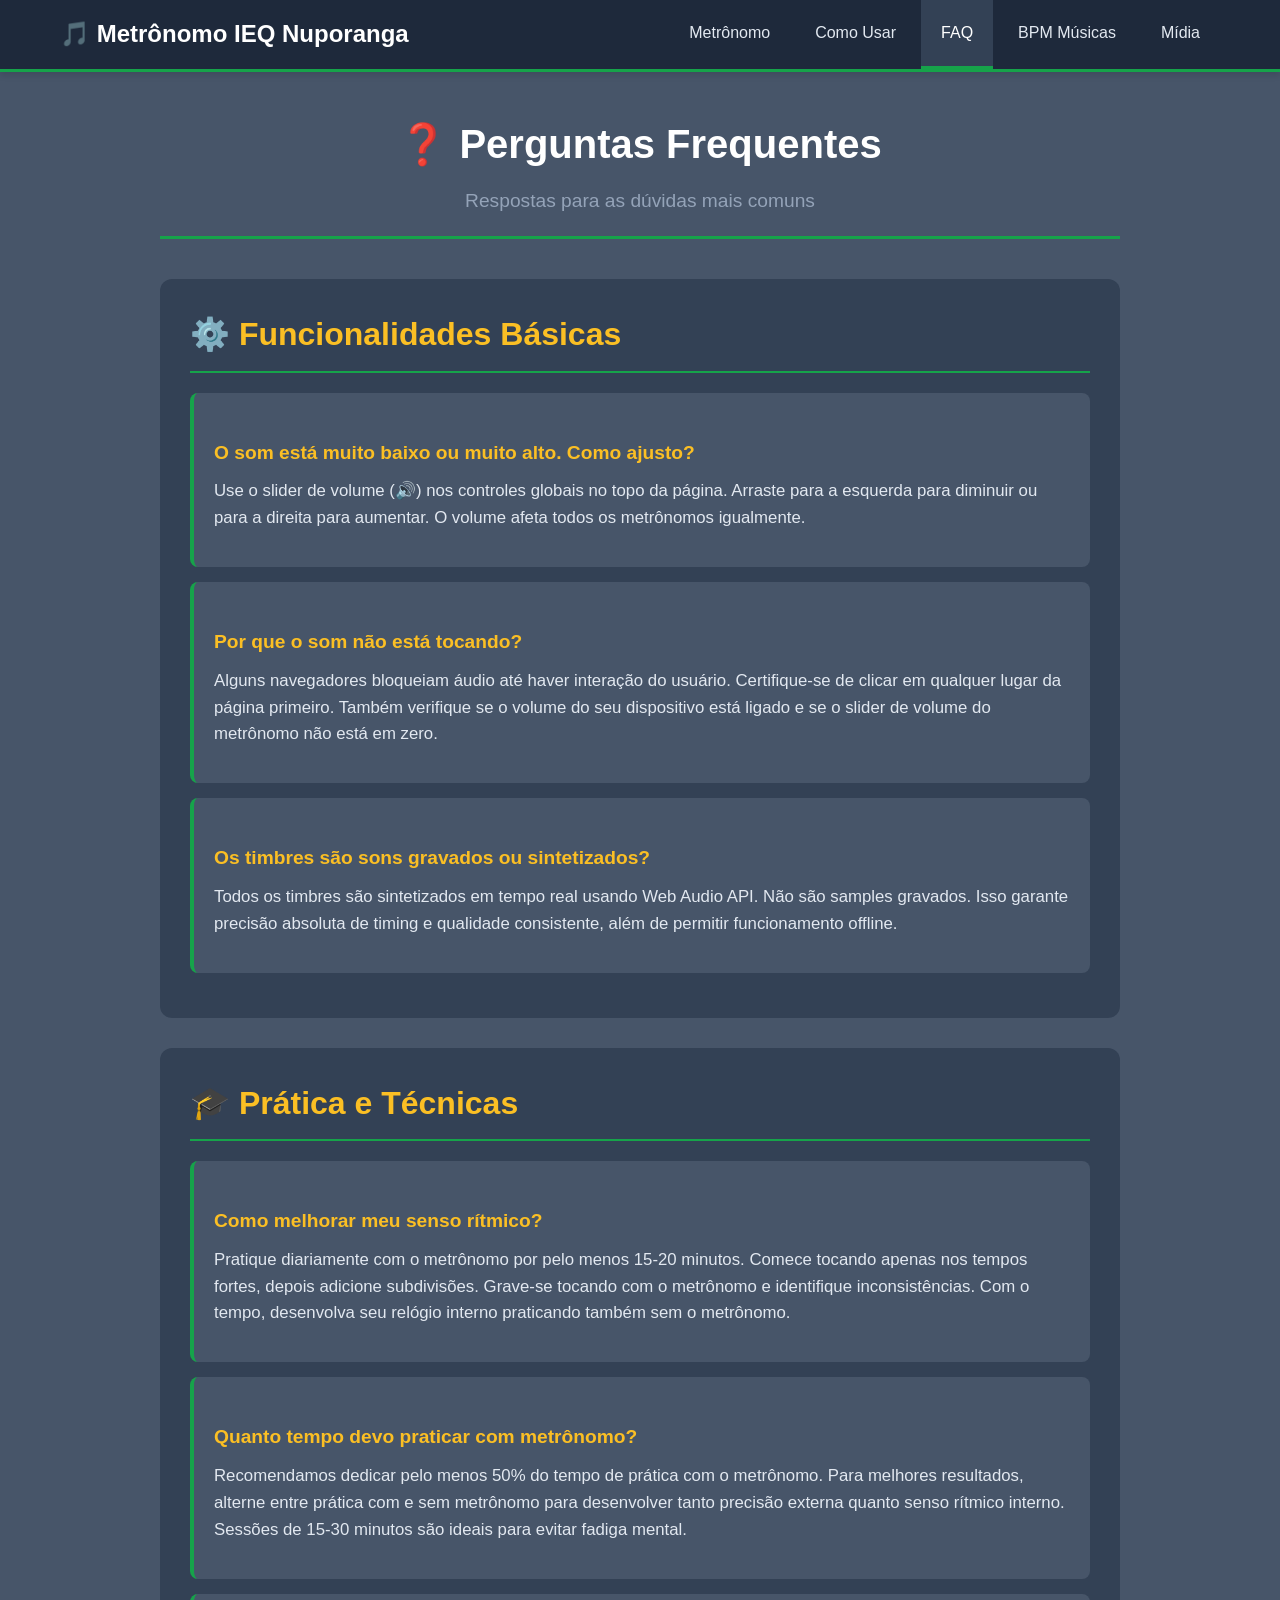
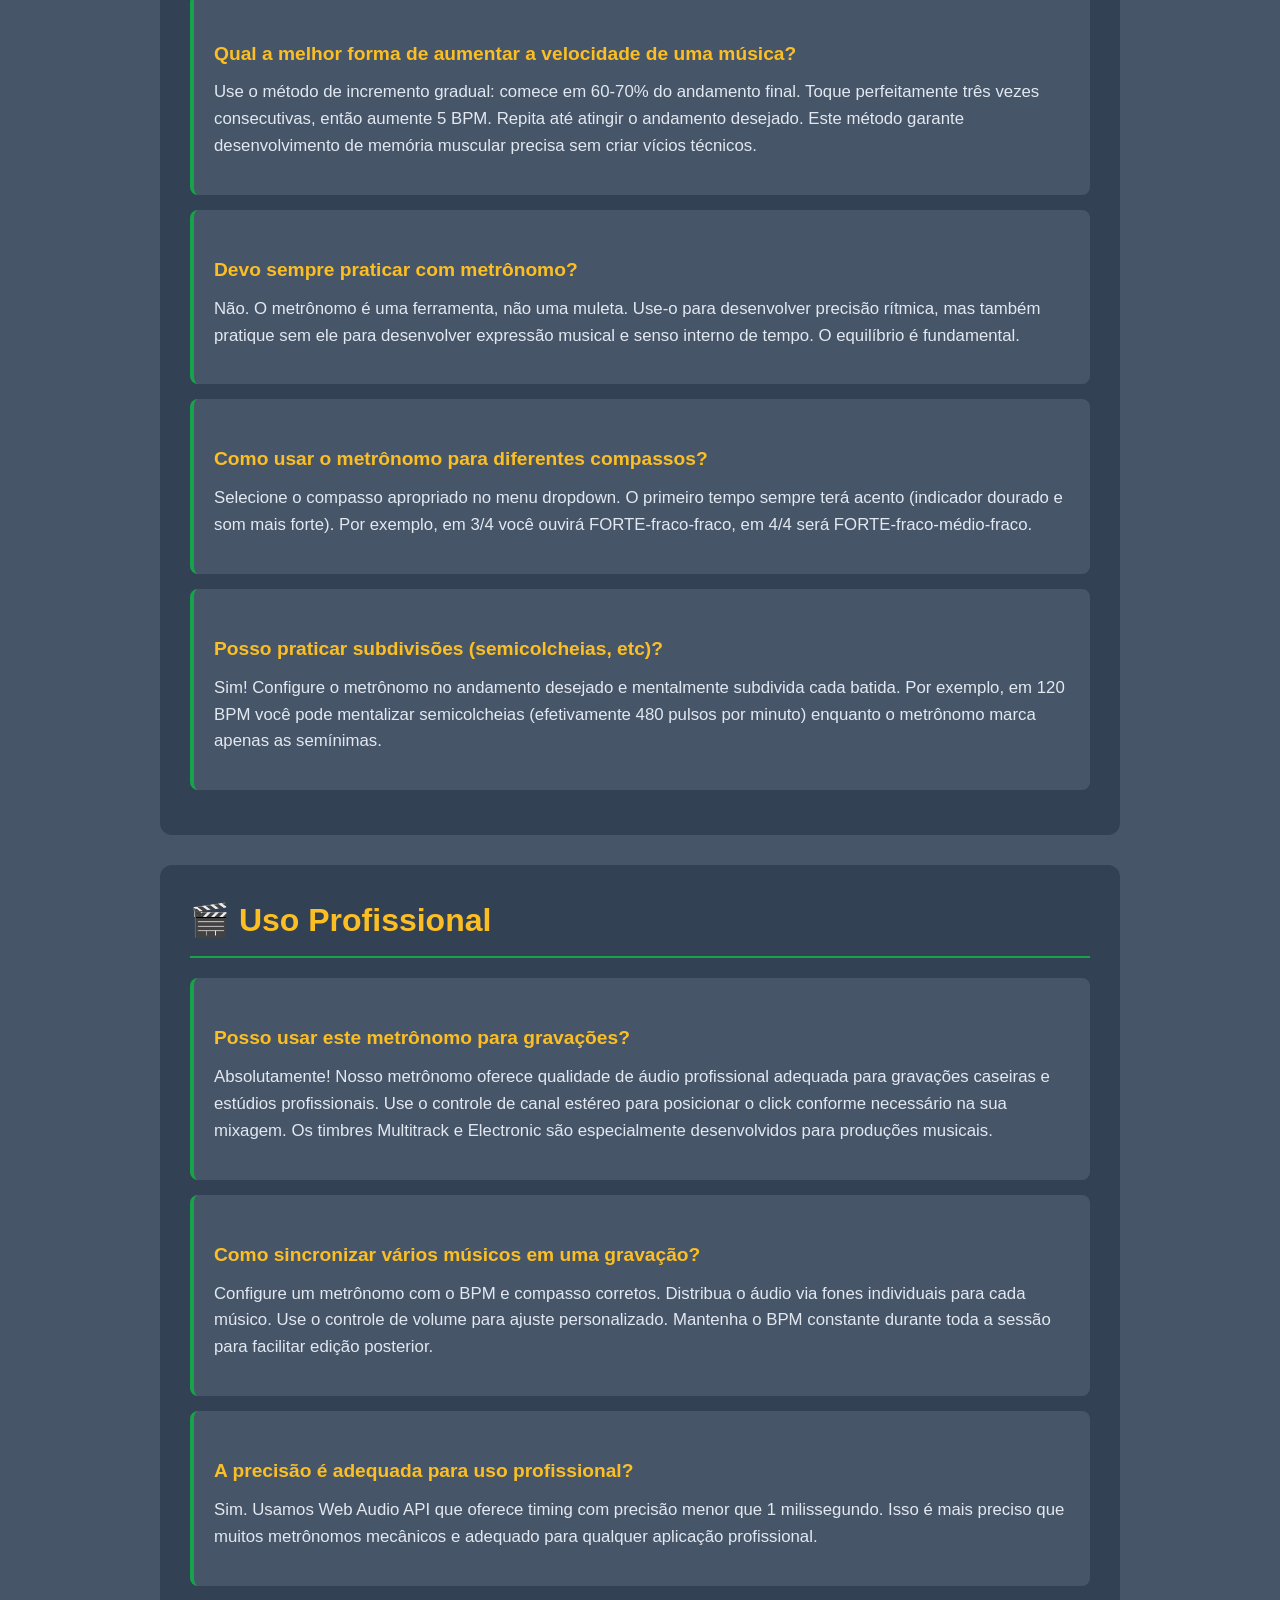
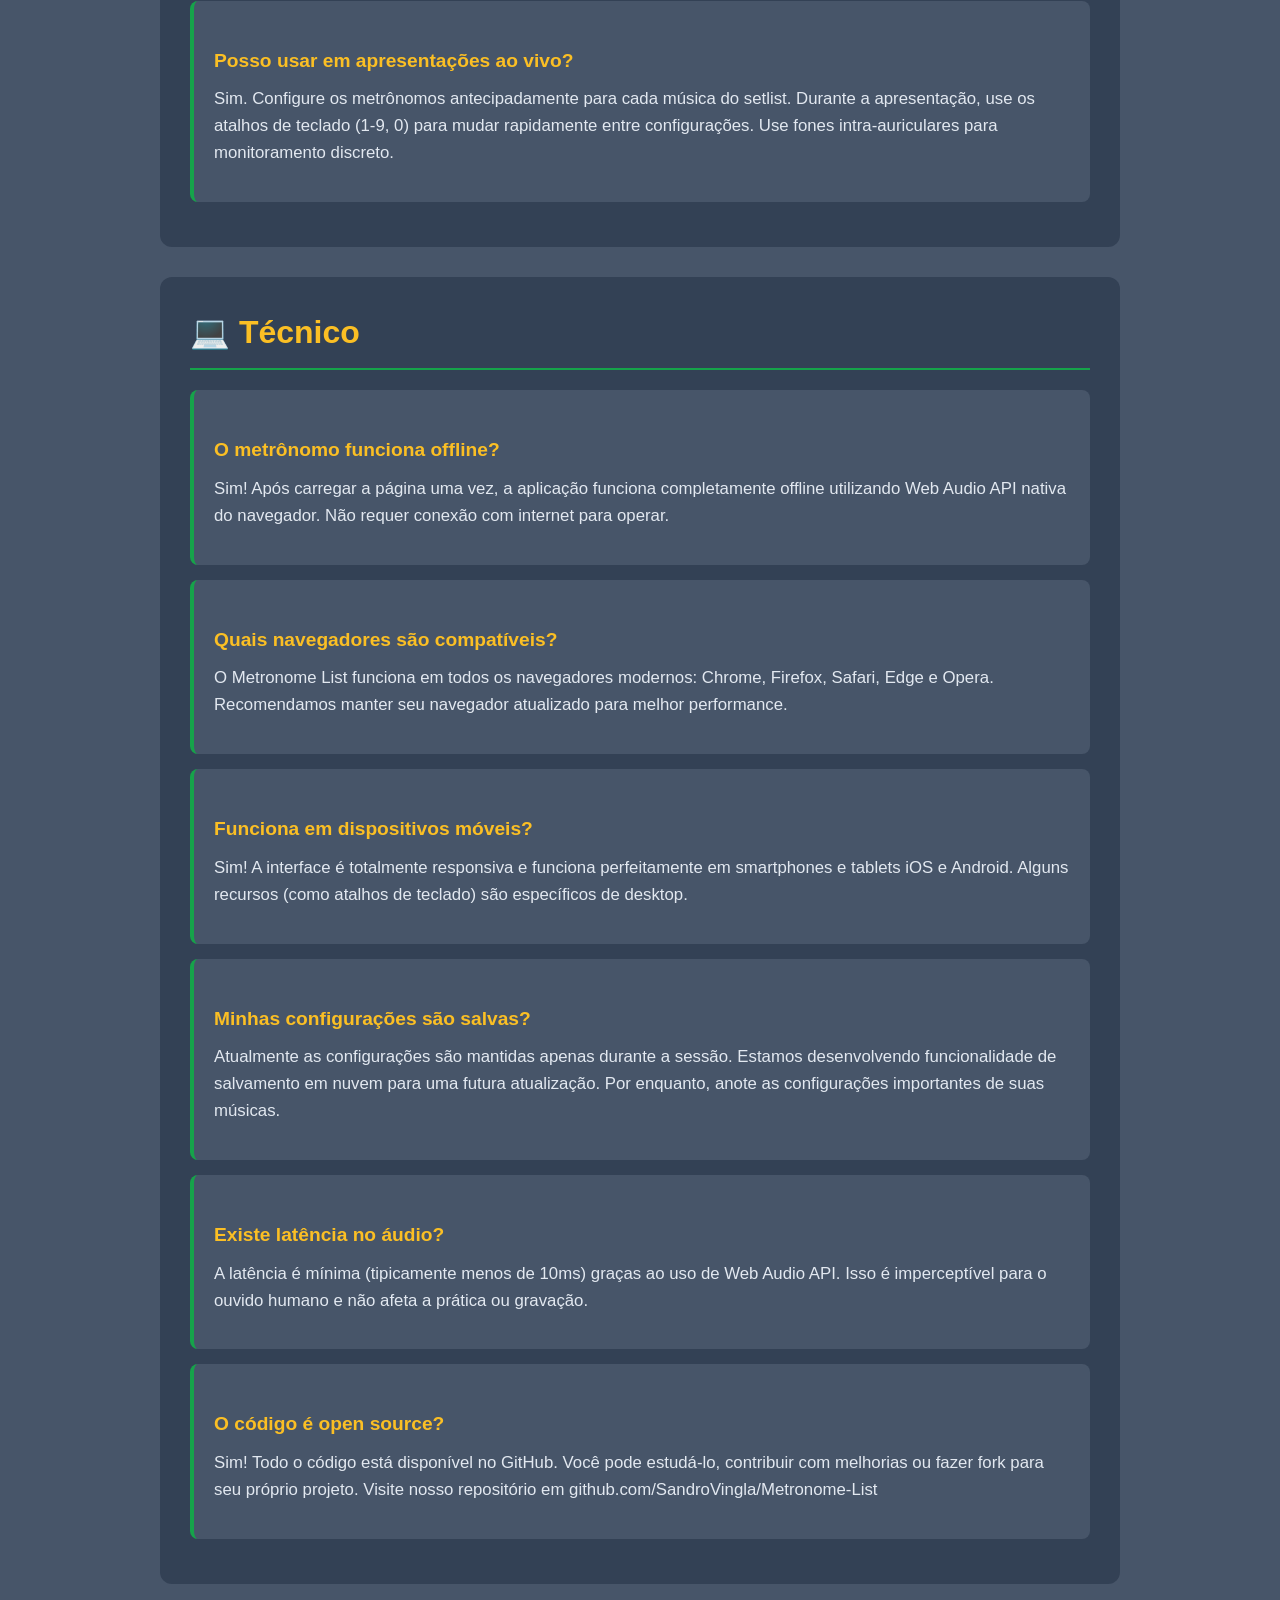
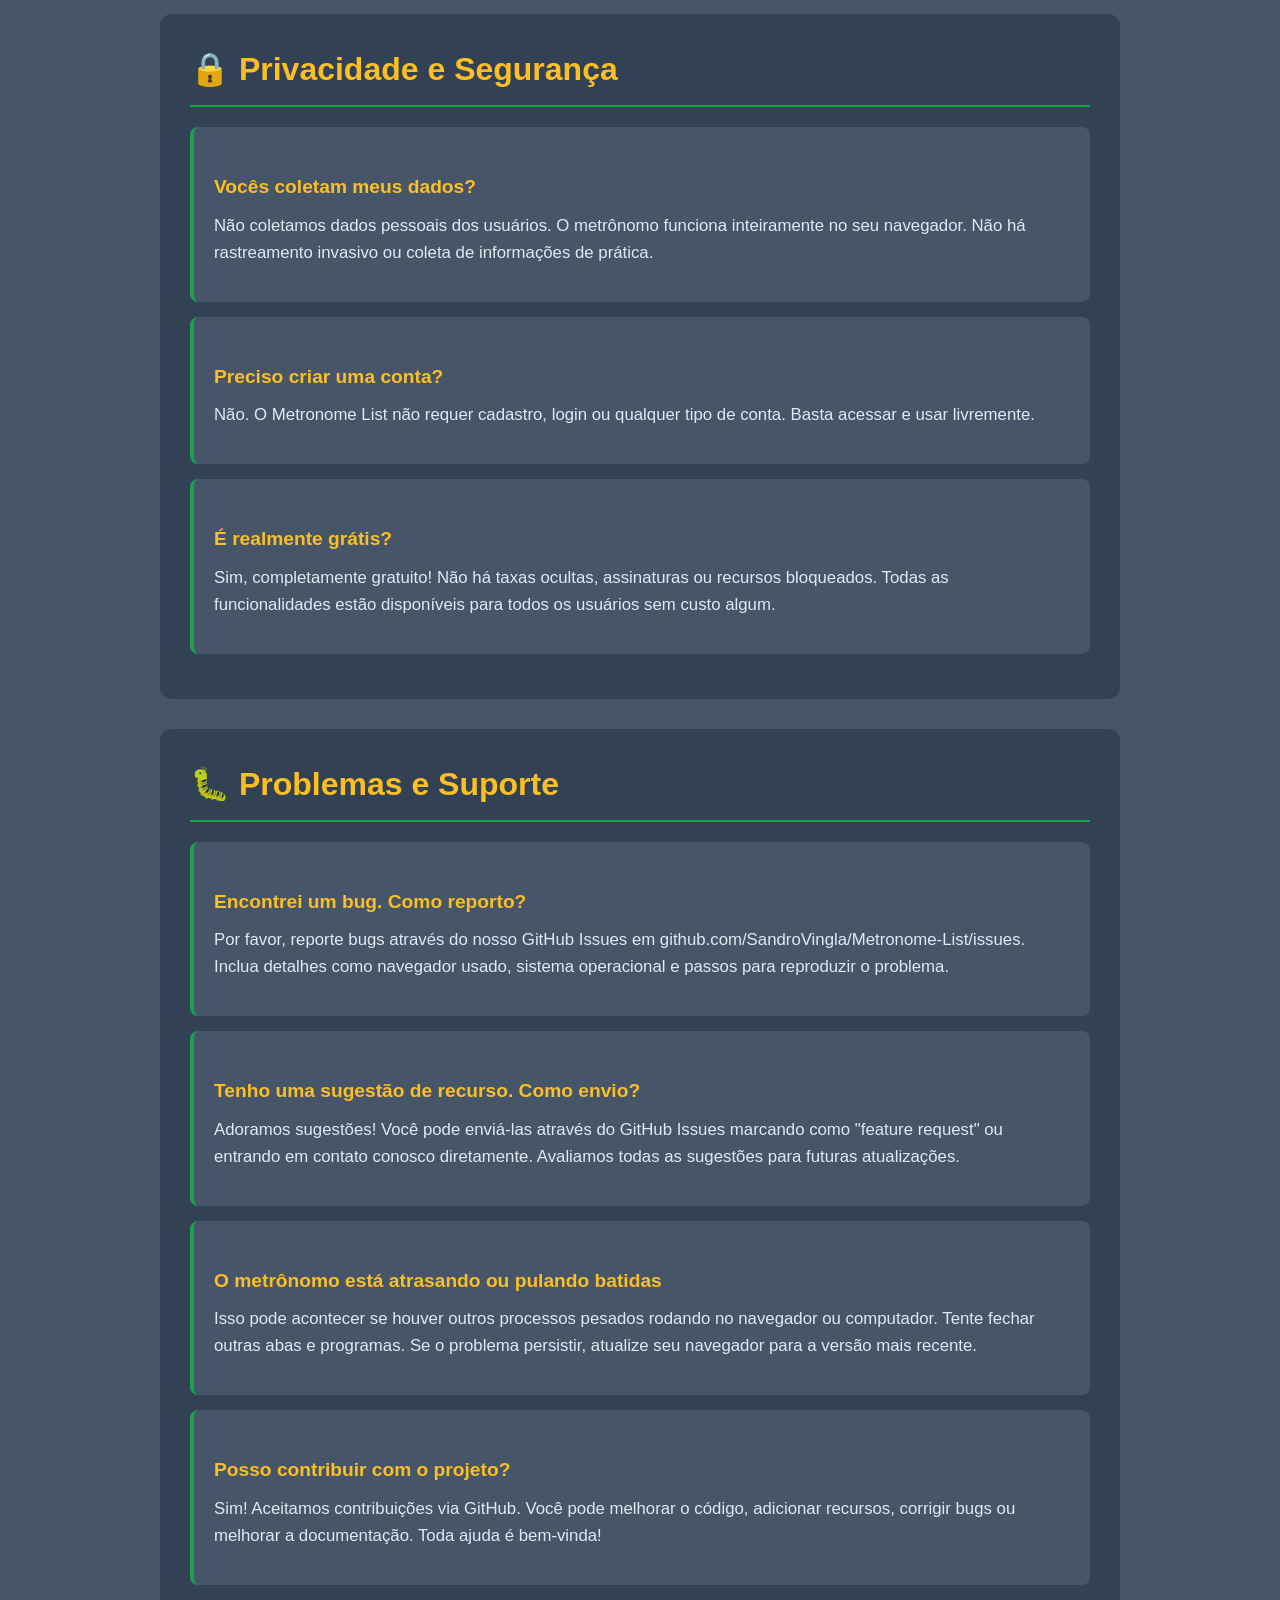
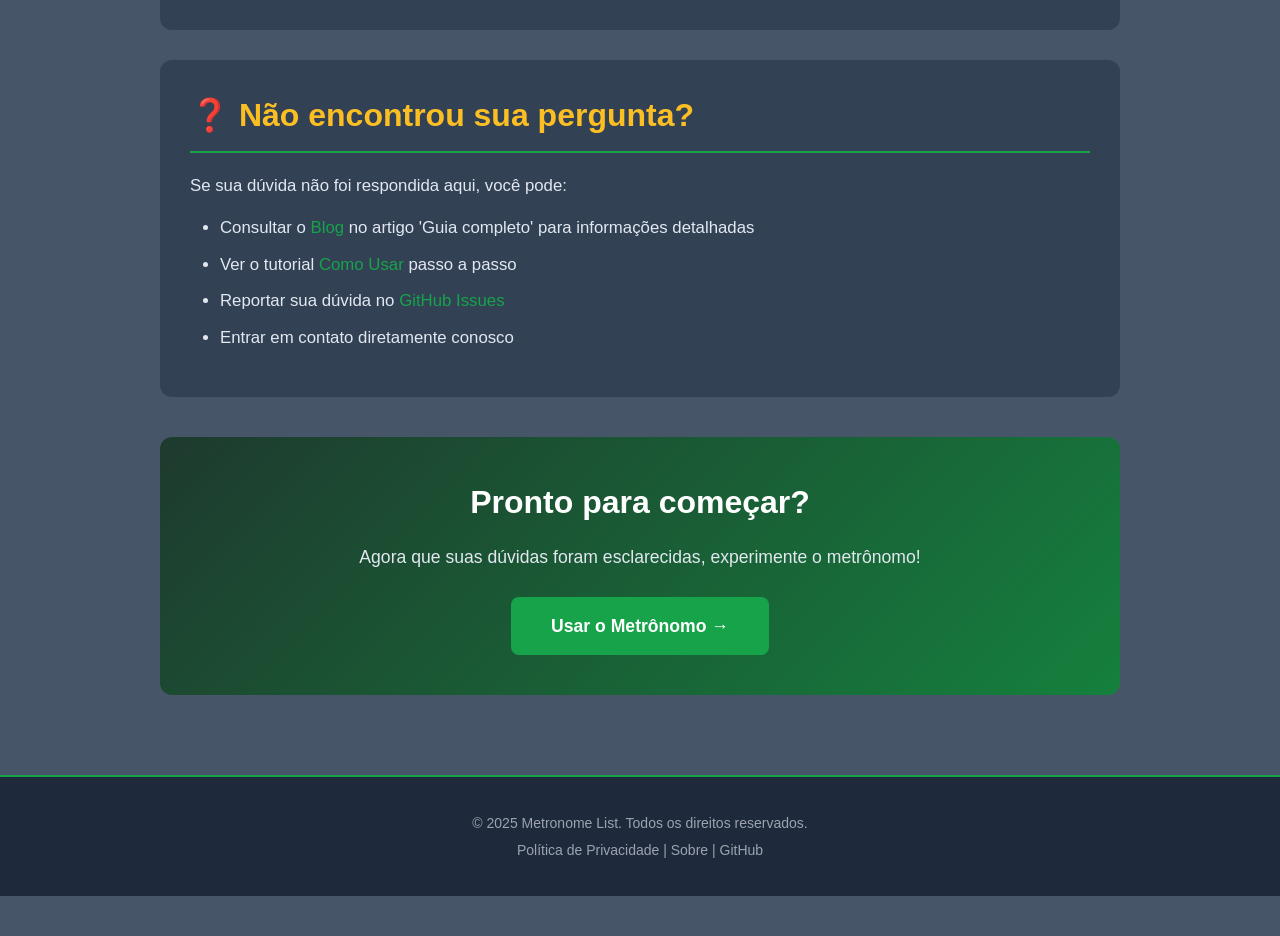
<file: metronomo/faq.html>
<!DOCTYPE html>
<html lang="pt-BR">
<head>
    <meta charset="UTF-8">
    <meta name="viewport" content="width=device-width, initial-scale=1.0">
    <title>FAQ - Perguntas Frequentes</title>
    <meta name="description" content="Perguntas frequentes sobre o Metronome List. Encontre respostas sobre BPM, configurações, técnicas de prática e muito mais.">
    <link rel="stylesheet" href="style.css">
    <link rel="icon" href="data:image/svg+xml,<svg xmlns='http://www.w3.org/2000/svg' viewBox='0 0 100 100'><path d='M35 95 L65 95 L50 15 Z' fill='%23654321' stroke='%23000' stroke-width='3'/><line x1='50' y1='20' x2='70' y2='55' stroke='%23ff0000' stroke-width='5' stroke-linecap='round'/><circle cx='50' cy='55' r='6' fill='%23000'/><rect x='30' y='90' width='40' height='8' rx='2' fill='%238b4513'/></svg>">
</head>
<body>
    <nav class="main-nav">
        <div class="nav-container">
            <div class="nav-logo">
                <h1>🎵 Metrônomo IEQ Nuporanga</h1>
            </div>
            <ul class="nav-menu">
                <li><a href="index.html">Metrônomo</a></li>              
                <li><a href="como-usar.html" >Como Usar</a></li>
                <li><a href="faq.html" class="active">FAQ</a></li>
                <li>
				  <a href="https://songbpm.com/" target="_blank" rel="noopener noreferrer">
				    BPM Músicas
				  </a>
				</li>
                <li><a href="/">Mídia</a></li>
            </ul>
            <button class="nav-toggle" onclick="toggleMenu()">☰</button>
        </div>
    </nav>

    <div class="content-page">
        <div class="content-header">
            <h1>❓ Perguntas Frequentes</h1>
            <p class="subtitle">Respostas para as dúvidas mais comuns</p>
        </div>

        <div class="content-section">
            <h2>⚙️ Funcionalidades Básicas</h2>
            
            <div class="faq-item">
                <h3>O som está muito baixo ou muito alto. Como ajusto?</h3>
                <p>Use o slider de volume (🔊) nos controles globais no topo da página. Arraste para a esquerda para diminuir ou para a direita para aumentar. O volume afeta todos os metrônomos igualmente.</p>
            </div>

            <div class="faq-item">
                <h3>Por que o som não está tocando?</h3>
                <p>Alguns navegadores bloqueiam áudio até haver interação do usuário. Certifique-se de clicar em qualquer lugar da página primeiro. Também verifique se o volume do seu dispositivo está ligado e se o slider de volume do metrônomo não está em zero.</p>
            </div>

            <div class="faq-item">
                <h3>Os timbres são sons gravados ou sintetizados?</h3>
                <p>Todos os timbres são sintetizados em tempo real usando Web Audio API. Não são samples gravados. Isso garante precisão absoluta de timing e qualidade consistente, além de permitir funcionamento offline.</p>
            </div>
        </div>

        <div class="content-section">
            <h2>🎓 Prática e Técnicas</h2>
            
            <div class="faq-item">
                <h3>Como melhorar meu senso rítmico?</h3>
                <p>Pratique diariamente com o metrônomo por pelo menos 15-20 minutos. Comece tocando apenas nos tempos fortes, depois adicione subdivisões. Grave-se tocando com o metrônomo e identifique inconsistências. Com o tempo, desenvolva seu relógio interno praticando também sem o metrônomo.</p>
            </div>

            <div class="faq-item">
                <h3>Quanto tempo devo praticar com metrônomo?</h3>
                <p>Recomendamos dedicar pelo menos 50% do tempo de prática com o metrônomo. Para melhores resultados, alterne entre prática com e sem metrônomo para desenvolver tanto precisão externa quanto senso rítmico interno. Sessões de 15-30 minutos são ideais para evitar fadiga mental.</p>
            </div>

            <div class="faq-item">
                <h3>Qual a melhor forma de aumentar a velocidade de uma música?</h3>
                <p>Use o método de incremento gradual: comece em 60-70% do andamento final. Toque perfeitamente três vezes consecutivas, então aumente 5 BPM. Repita até atingir o andamento desejado. Este método garante desenvolvimento de memória muscular precisa sem criar vícios técnicos.</p>
            </div>

            <div class="faq-item">
                <h3>Devo sempre praticar com metrônomo?</h3>
                <p>Não. O metrônomo é uma ferramenta, não uma muleta. Use-o para desenvolver precisão rítmica, mas também pratique sem ele para desenvolver expressão musical e senso interno de tempo. O equilíbrio é fundamental.</p>
            </div>

            <div class="faq-item">
                <h3>Como usar o metrônomo para diferentes compassos?</h3>
                <p>Selecione o compasso apropriado no menu dropdown. O primeiro tempo sempre terá acento (indicador dourado e som mais forte). Por exemplo, em 3/4 você ouvirá FORTE-fraco-fraco, em 4/4 será FORTE-fraco-médio-fraco.</p>
            </div>

            <div class="faq-item">
                <h3>Posso praticar subdivisões (semicolcheias, etc)?</h3>
                <p>Sim! Configure o metrônomo no andamento desejado e mentalmente subdivida cada batida. Por exemplo, em 120 BPM você pode mentalizar semicolcheias (efetivamente 480 pulsos por minuto) enquanto o metrônomo marca apenas as semínimas.</p>
            </div>
        </div>

        <div class="content-section">
            <h2>🎬 Uso Profissional</h2>
            
            <div class="faq-item">
                <h3>Posso usar este metrônomo para gravações?</h3>
                <p>Absolutamente! Nosso metrônomo oferece qualidade de áudio profissional adequada para gravações caseiras e estúdios profissionais. Use o controle de canal estéreo para posicionar o click conforme necessário na sua mixagem. Os timbres Multitrack e Electronic são especialmente desenvolvidos para produções musicais.</p>
            </div>

            <div class="faq-item">
                <h3>Como sincronizar vários músicos em uma gravação?</h3>
                <p>Configure um metrônomo com o BPM e compasso corretos. Distribua o áudio via fones individuais para cada músico. Use o controle de volume para ajuste personalizado. Mantenha o BPM constante durante toda a sessão para facilitar edição posterior.</p>
            </div>

            <div class="faq-item">
                <h3>A precisão é adequada para uso profissional?</h3>
                <p>Sim. Usamos Web Audio API que oferece timing com precisão menor que 1 milissegundo. Isso é mais preciso que muitos metrônomos mecânicos e adequado para qualquer aplicação profissional.</p>
            </div>

            <div class="faq-item">
                <h3>Posso usar em apresentações ao vivo?</h3>
                <p>Sim. Configure os metrônomos antecipadamente para cada música do setlist. Durante a apresentação, use os atalhos de teclado (1-9, 0) para mudar rapidamente entre configurações. Use fones intra-auriculares para monitoramento discreto.</p>
            </div>
        </div>

        <div class="content-section">
            <h2>💻 Técnico</h2>
            
            <div class="faq-item">
                <h3>O metrônomo funciona offline?</h3>
                <p>Sim! Após carregar a página uma vez, a aplicação funciona completamente offline utilizando Web Audio API nativa do navegador. Não requer conexão com internet para operar.</p>
            </div>

            <div class="faq-item">
                <h3>Quais navegadores são compatíveis?</h3>
                <p>O Metronome List funciona em todos os navegadores modernos: Chrome, Firefox, Safari, Edge e Opera. Recomendamos manter seu navegador atualizado para melhor performance.</p>
            </div>

            <div class="faq-item">
                <h3>Funciona em dispositivos móveis?</h3>
                <p>Sim! A interface é totalmente responsiva e funciona perfeitamente em smartphones e tablets iOS e Android. Alguns recursos (como atalhos de teclado) são específicos de desktop.</p>
            </div>

            <div class="faq-item">
                <h3>Minhas configurações são salvas?</h3>
                <p>Atualmente as configurações são mantidas apenas durante a sessão. Estamos desenvolvendo funcionalidade de salvamento em nuvem para uma futura atualização. Por enquanto, anote as configurações importantes de suas músicas.</p>
            </div>

            <div class="faq-item">
                <h3>Existe latência no áudio?</h3>
                <p>A latência é mínima (tipicamente menos de 10ms) graças ao uso de Web Audio API. Isso é imperceptível para o ouvido humano e não afeta a prática ou gravação.</p>
            </div>

            <div class="faq-item">
                <h3>O código é open source?</h3>
                <p>Sim! Todo o código está disponível no GitHub. Você pode estudá-lo, contribuir com melhorias ou fazer fork para seu próprio projeto. Visite nosso repositório em github.com/SandroVingla/Metronome-List</p>
            </div>
        </div>

        <div class="content-section">
            <h2>🔒 Privacidade e Segurança</h2>
            
            <div class="faq-item">
                <h3>Vocês coletam meus dados?</h3>
                <p>Não coletamos dados pessoais dos usuários. O metrônomo funciona inteiramente no seu navegador. Não há rastreamento invasivo ou coleta de informações de prática.</p>
            </div>

            <div class="faq-item">
                <h3>Preciso criar uma conta?</h3>
                <p>Não. O Metronome List não requer cadastro, login ou qualquer tipo de conta. Basta acessar e usar livremente.</p>
            </div>

            <div class="faq-item">
                <h3>É realmente grátis?</h3>
                <p>Sim, completamente gratuito! Não há taxas ocultas, assinaturas ou recursos bloqueados. Todas as funcionalidades estão disponíveis para todos os usuários sem custo algum.</p>
            </div>
        </div>

        <div class="content-section">
            <h2>🐛 Problemas e Suporte</h2>
            
            <div class="faq-item">
                <h3>Encontrei um bug. Como reporto?</h3>
                <p>Por favor, reporte bugs através do nosso GitHub Issues em github.com/SandroVingla/Metronome-List/issues. Inclua detalhes como navegador usado, sistema operacional e passos para reproduzir o problema.</p>
            </div>

            <div class="faq-item">
                <h3>Tenho uma sugestão de recurso. Como envio?</h3>
                <p>Adoramos sugestões! Você pode enviá-las através do GitHub Issues marcando como "feature request" ou entrando em contato conosco diretamente. Avaliamos todas as sugestões para futuras atualizações.</p>
            </div>

            <div class="faq-item">
                <h3>O metrônomo está atrasando ou pulando batidas</h3>
                <p>Isso pode acontecer se houver outros processos pesados rodando no navegador ou computador. Tente fechar outras abas e programas. Se o problema persistir, atualize seu navegador para a versão mais recente.</p>
            </div>

            <div class="faq-item">
                <h3>Posso contribuir com o projeto?</h3>
                <p>Sim! Aceitamos contribuições via GitHub. Você pode melhorar o código, adicionar recursos, corrigir bugs ou melhorar a documentação. Toda ajuda é bem-vinda!</p>
            </div>
        </div>

        <div class="content-section">
            <h2>❓ Não encontrou sua pergunta?</h2>
            <p>Se sua dúvida não foi respondida aqui, você pode:</p>
            <ul>
                <li>Consultar o <a href="blog.html">Blog</a> no artigo 'Guia completo' para informações detalhadas</li>
                <li>Ver o tutorial <a href="como-usar.html">Como Usar</a> passo a passo</li>
                <li>Reportar sua dúvida no <a href="https://github.com/SandroVingla/Metronome-List/issues" target="_blank">GitHub Issues</a></li>
                <li>Entrar em contato diretamente conosco</li>
            </ul>
        </div>

        <div class="cta-section">
            <h2>Pronto para começar?</h2>
            <p>Agora que suas dúvidas foram esclarecidas, experimente o metrônomo!</p>
            <a href="index.html" class="cta-button">Usar o Metrônomo →</a>
        </div>
    </div>

    <footer>
        <p>© 2025 Metronome List. Todos os direitos reservados.</p>
        <p>
            <a href="privacy.html">Política de Privacidade</a> |
            <a href="sobre.html">Sobre</a> |
            <a href="https://github.com/SandroVingla/Metronome-List" target="_blank">GitHub</a>
        </p>
    </footer>

    <script>
        function toggleMenu() {
            const navMenu = document.querySelector('.nav-menu');
            navMenu.classList.toggle('active');
        }
    </script>
</body>
</file>
<file: metronomo/style.css>
/* Animações de Scroll */
@keyframes fadeIn {
    from {
        opacity: 0;
        transform: translateY(30px);
    }
    to {
        opacity: 1;
        transform: translateY(0);
    }
}

@keyframes slideInLeft {
    from {
        opacity: 0;
        transform: translateX(-50px);
    }
    to {
        opacity: 1;
        transform: translateX(0);
    }
}

@keyframes slideInRight {
    from {
        opacity: 0;
        transform: translateX(50px);
    }
    to {
        opacity: 1;
        transform: translateX(0);
    }
}

@keyframes scaleUp {
    from {
        opacity: 0;
        transform: scale(0.9);
    }
    to {
        opacity: 1;
        transform: scale(1);
    }
}

/* Classes para elementos animados */
.scroll-animate {
    opacity: 0;
}

.scroll-animate.animate-in {
    animation-fill-mode: forwards;
}

.fade-in {
    animation: fadeIn 0.8s ease-out forwards;
}

.slide-left {
    animation: slideInLeft 0.8s ease-out forwards;
}

.slide-right {
    animation: slideInRight 0.8s ease-out forwards;
}

.scale-up {
    animation: scaleUp 0.6s ease-out forwards;
}

/* Delays para efeito stagger */
.delay-1 { animation-delay: 0.1s; }
.delay-2 { animation-delay: 0.2s; }
.delay-3 { animation-delay: 0.3s; }
.delay-4 { animation-delay: 0.4s; }
.delay-5 { animation-delay: 0.5s; }

/* Aplicar animações aos elementos */
.intro-banner {
    animation: fadeIn 0.8s ease-out;
}

.educational-content {
    opacity: 0;
}

.why-use-section {
    opacity: 0;
}

.support-section {
    opacity: 0;
}

.benefit-card {
    opacity: 0;
}

.timbres-section {
    opacity: 0;
}

.timbre-card {
    opacity: 0;
}

.quick-link-card {
    opacity: 0;
}

* {
    margin: 0;
    padding: 0;
    box-sizing: border-box;
}

body {
    font-family: -apple-system, BlinkMacSystemFont, 'Segoe UI', Roboto, sans-serif;
    background: #475569;
    color: white;
    min-height: 100vh;
    line-height: 1.6;
}

/* Menu de Navegação */
.main-nav {
    background: #1e293b;
    border-bottom: 3px solid #16a34a;
    position: sticky;
    top: 0;
    z-index: 1000;
    box-shadow: 0 4px 6px rgba(0,0,0,0.1);
}

.nav-container {
    max-width: 1200px;
    margin: 0 auto;
    padding: 0 20px;
    display: flex;
    justify-content: space-between;
    align-items: center;
}

.nav-logo h1 {
    font-size: 1.5rem;
    font-weight: 600;
    padding: 15px 0;
}

.nav-menu {
    display: flex;
    list-style: none;
    gap: 5px;
}

.nav-menu li a {
    color: #e2e8f0;
    text-decoration: none;
    padding: 20px 20px;
    display: block;
    transition: all 0.3s;
    border-bottom: 3px solid transparent;
}

.nav-menu li a:hover {
    background: #334155;
    color: #fff;
}

.nav-menu li a.active {
    border-bottom-color: #16a34a;
    color: #fff;
    background: #334155;
}

.nav-toggle {
    display: none;
    background: none;
    border: none;
    color: white;
    font-size: 1.8rem;
    cursor: pointer;
    padding: 10px;
}

/* Banner Introdutório */
.intro-banner {
    background: linear-gradient(135deg, #1e293b 0%, #334155 100%);
    padding: 30px 20px;
    border-bottom: 2px solid #16a34a;
}

.intro-content {
    max-width: 1000px;
    margin: 0 auto;
    text-align: center;
}

.intro-content h2 {
    font-size: 1.8rem;
    margin-bottom: 10px;
    color: #fff;
}

.intro-content p {
    font-size: 1.1rem;
    color: #e2e8f0;
}

.learn-more {
    color: #fbbf24;
    text-decoration: none;
    font-weight: 600;
}

.learn-more:hover {
    text-decoration: underline;
}

/* Conteúdo Educacional */
.educational-content {
    background: #334155;
    padding: 50px 20px;
    border-bottom: 2px solid #16a34a;
}

.edu-container {
    max-width: 1000px;
    margin: 0 auto;
}

.edu-container h2 {
    color: #fbbf24;
    font-size: 2rem;
    margin-bottom: 20px;
    text-align: center;
}

.edu-container p {
    color: #e2e8f0;
    font-size: 1.1rem;
    line-height: 1.8;
    margin-bottom: 20px;
    text-align: justify;
}

.benefits-grid {
    display: grid;
    grid-template-columns: repeat(auto-fit, minmax(250px, 1fr));
    gap: 25px;
    margin-top: 40px;
}

.benefit-card {
    background: #475569;
    padding: 25px;
    border-radius: 12px;
    border-left: 4px solid #16a34a;
    transition: transform 0.3s;
}

.benefit-card:hover {
    transform: translateY(-5px);
}

.benefit-card h3 {
    color: #fbbf24;
    font-size: 1.3rem;
    margin-bottom: 10px;
}

.benefit-card p {
    color: #e2e8f0;
    font-size: 1rem;
    text-align: left;
}

/* Seção "Por Que Usar" */
.why-use-section {
    background: #1e293b;
    padding: 50px 20px;
    border-top: 2px solid #16a34a;
}

.why-use-section .edu-container h2 {
    color: #fbbf24;
}

.why-use-section .benefit-card {
    background: #334155;
}

/* Container Principal */
.container {
    max-width: 1000px;
    margin: 0 auto;
    padding: 30px 20px;
}

.header {
    text-align: center;
    margin-bottom: 30px;
}

.header h1, .header h2 {
    color: white;
    font-size: 2rem;
    font-weight: 300;
    margin-bottom: 15px;
}

.header .subtitle {
    color: #94a3b8;
    font-size: 0.9rem;
    margin-bottom: 30px;
}

/* Controles Globais */
.global-controls {
    background: #64748b;
    border-radius: 12px;
    padding: 20px;
    margin-bottom: 30px;
    display: flex;
    justify-content: space-between;
    align-items: center;
    gap: 20px;
    flex-wrap: wrap;
}

.channel-section {
    display: flex;
    align-items: center;
    gap: 15px;
}

.channel-label {
    color: #e2e8f0;
    font-weight: 500;
    font-size: 1rem;
}

.channel-buttons {
    display: flex;
    gap: 8px;
}

.channel-btn {
    width: 45px;
    height: 45px;
    border: none;
    border-radius: 8px;
    color: white;
    font-weight: bold;
    font-size: 1.1rem;
    cursor: pointer;
    transition: all 0.2s;
}

.channel-btn.inactive {
    background: #6b7280;
}

.channel-btn.inactive:hover {
    background: #9ca3af;
}

.channel-btn.active {
    background: #dc2626;
}

.audio-section {
    display: flex;
    align-items: center;
    gap: 15px;
    flex: 1;
    justify-content: center;
    flex-wrap: wrap;
}

.timbre-section {
    display: flex;
    align-items: center;
    gap: 10px;
}

.timbre-select {
    background: #374151;
    color: white;
    border: 1px solid #6b7280;
    border-radius: 6px;
    padding: 6px 10px;
    font-size: 0.9rem;
    cursor: pointer;
}

.timbre-select:focus {
    outline: none;
    border-color: #3b82f6;
}

/* Tap Tempo */
.tap-tempo-section {
    display: flex;
    align-items: center;
}

.tap-tempo-btn {
    background: #16a34a !important;
    color: white !important;
    border: none !important;
    border-radius: 8px !important;
    padding: 10px 16px !important;
    cursor: pointer;
    display: flex;
    align-items: center;
    gap: 8px;
    transition: all 0.2s;
    font-size: 0.9rem;
    font-weight: 600;
    height: 45px;
}

.tap-tempo-btn:hover {
    background: #15803d !important;
    transform: scale(1.02);
}

.tap-tempo-btn:active {
    transform: scale(0.98);
}

.tap-icon {
    font-size: 1.2rem;
    line-height: 1;
}

.tap-label {
    font-size: 0.9rem;
    font-weight: 600;
    color: white;
    white-space: nowrap;
}

.tap-bpm {
    font-size: 1.1rem;
    font-weight: bold;
    color: #fbbf24;
    min-width: 25px;
    text-align: center;
    margin-left: 4px;
}

.volume-section {
    display: flex;
    align-items: center;
    gap: 10px;
}

.volume-slider {
    width: 80px;
    height: 6px;
    border-radius: 3px;
    background: #374151;
    outline: none;
    cursor: pointer;
}

.volume-slider::-webkit-slider-thumb {
    appearance: none;
    width: 16px;
    height: 16px;
    border-radius: 50%;
    background: #16a34a;
    cursor: pointer;
}

.volume-slider::-moz-range-thumb {
    width: 16px;
    height: 16px;
    border-radius: 50%;
    background: #16a34a;
    cursor: pointer;
    border: none;
}

.add-btn {
    background: #16a34a;
    color: white;
    border: none;
    border-radius: 8px;
    width: 45px;
    height: 45px;
    font-size: 1.5rem;
    cursor: pointer;
    transition: all 0.2s;
}

.add-btn:hover {
    background: #15803d;
    transform: scale(1.05);
}

/* Botões de Salvar/Compartilhar */
.save-buttons {
    display: flex;
    gap: 8px;
}

.save-btn, .share-btn, .export-btn, .import-btn {
    background: #64748b;
    color: white;
    border: none;
    border-radius: 8px;
    width: 45px;
    height: 45px;
    font-size: 1.3rem;
    cursor: pointer;
    transition: all 0.2s;
}

.save-btn:hover {
    background: #3b82f6;
    transform: scale(1.05);
}

.share-btn:hover {
    background: #8b5cf6;
    transform: scale(1.05);
}

.export-btn:hover {
    background: #f59e0b;
    transform: scale(1.05);
}

.import-btn:hover {
    background: #10b981;
    transform: scale(1.05);
}

/* Gerenciador de Setlists */
.setlist-manager {
    background: #334155;
    border-radius: 12px;
    margin-top: 30px;
    overflow: hidden;
}

.setlist-header {
    display: flex;
    justify-content: space-between;
    align-items: center;
    padding: 20px;
    background: #1e293b;
    border-bottom: 2px solid #16a34a;
    cursor: pointer;
}

.setlist-header h2 {
    color: #fff;
    font-size: 1.5rem;
    margin: 0;
}

.toggle-setlists {
    background: none;
    border: none;
    color: #16a34a;
    font-size: 1.5rem;
    cursor: pointer;
    padding: 5px 10px;
    transition: transform 0.3s;
}

.toggle-setlists:hover {
    transform: scale(1.2);
}

.setlist-content {
    padding: 20px;
}

.setlist-section {
    margin-bottom: 30px;
}

.setlist-section h3 {
    color: #fbbf24;
    font-size: 1.3rem;
    margin-bottom: 15px;
    padding-bottom: 10px;
    border-bottom: 2px solid #475569;
}

.empty-message {
    color: #94a3b8;
    font-style: italic;
    text-align: center;
    padding: 20px;
}

.setlist-item {
    background: #475569;
    padding: 15px;
    border-radius: 8px;
    margin-bottom: 10px;
    display: flex;
    justify-content: space-between;
    align-items: center;
    transition: all 0.3s;
    border-left: 4px solid #16a34a;
}

.setlist-item.shared {
    border-left-color: #8b5cf6;
}

.setlist-item:hover {
    background: #64748b;
    transform: translateX(5px);
}

.setlist-info {
    flex: 1;
}

.setlist-info strong {
    color: #fff;
    display: block;
    font-size: 1.1rem;
    margin-bottom: 5px;
}

.setlist-info small {
    color: #94a3b8;
    font-size: 0.85rem;
}

.setlist-actions {
    display: flex;
    gap: 8px;
}

.btn-load {
    background: #16a34a;
    color: white;
    border: none;
    padding: 8px 16px;
    border-radius: 6px;
    cursor: pointer;
    font-weight: 600;
    transition: all 0.2s;
}

.btn-load:hover {
    background: #22c55e;
    transform: scale(1.05);
}

.btn-delete {
    background: #dc2626;
    color: white;
    border: none;
    width: 32px;
    height: 32px;
    border-radius: 50%;
    cursor: pointer;
    font-size: 1.2rem;
    font-weight: bold;
    transition: all 0.2s;
}

.btn-delete:hover {
    background: #b91c1c;
    transform: scale(1.1);
}

/* Metrônomos */
.metronome-header {
    display: grid;
    grid-template-columns: 50px 2fr 110px 80px 150px 110px 80px 50px;
    gap: 12px;
    padding: 12px 20px;
    background: rgba(0,0,0,0.2);
    border-radius: 8px;
    margin-bottom: 15px;
    font-weight: 600;
    color: #d1d5db;
    font-size: 0.9rem;
}

.beat-header-container {
    display: flex;
    align-items: center;
    justify-content: center;
    gap: 8px;
}

.global-accent-toggle {
    width: 14px;
    height: 14px;
    border: none;
    border-radius: 50%;
    cursor: pointer;
    transition: all 0.3s ease;
    flex-shrink: 0;
}

.global-accent-toggle.enabled {
	background: #f59e0b;
    box-shadow: 0 0 12px  #f59e0b;
}

.global-accent-toggle.disabled {
    background: #16a34a;
    box-shadow: 0 0 12px #16a34a;
}

.global-accent-toggle:hover {
    transform: scale(1.1);
    box-shadow: 0 0 16px currentColor;
}

.global-accent-toggle:active {
    transform: scale(1.0);
}

.metronome-item {
    display: grid;
    grid-template-columns: 50px 2fr 110px 80px 150px 110px 80px 50px;
    gap: 12px;
    padding: 14px 20px;
    background: #64748b;
    border-radius: 12px;
    margin-bottom: 12px;
    align-items: center;
    transition: all 0.2s;
    position: relative;
}

/* Desktop: wrappers invisíveis — cada filho participa do grid normalmente */
.controls-row {
    display: contents;
}

.name-row {
    display: contents;
}

.remove-cell {
    display: contents;
}

.metronome-item.playing {
    background: #1e3a2e;
    border-left: 4px solid #16a34a;
}

.item-number {
    width: 35px;
    height: 35px;
    border-radius: 50%;
    background: #f59e0b;
    color: white;
    display: flex;
    align-items: center;
    justify-content: center;
    font-weight: bold;
    font-size: 0.9rem;
}

.music-input {
    background: #4b5563;
    border: 1px solid #6b7280;
    border-radius: 8px;
    color: white;
    padding: 10px 14px;
    font-size: 1.05rem;
    font-weight: 500;
    width: 100%;
}

.music-input:focus {
    outline: none;
    border-color: #3b82f6;
    background: #374151;
}

.music-input::placeholder {
    color: #9ca3af;
}

.bmp-container {
    display: flex;
    align-items: center;
    gap: 8px;
}

.bpm-input {
    background: #16a34a;
    border: none;
    border-radius: 8px;
    color: white;
    padding: 8px 12px;
    font-size: 1rem;
    font-weight: bold;
    text-align: center;
    width: 70px;
}

.bpm-input:focus {
    outline: none;
    background: #15803d;
}

.bpm-label {
    color: #d1d5db;
    font-size: 0.9rem;
}

.play-btn {
    width: 60px;
    height: 60px;
    border: none;
    border-radius: 50%;
    cursor: pointer;
    display: flex;
    align-items: center;
    justify-content: center;
    font-size: 1.5rem;
    transition: all 0.2s;
}

.play-btn.play {
    background: #16a34a;
    color: white;
}

.play-btn.pause {
    background: #dc2626;
    color: white;
}

.play-btn:hover {
    transform: scale(1.05);
}

.time-select {
    background: #4b5563;
    border: 1px solid #6b7280;
    border-radius: 6px;
    color: white;
    padding: 6px 10px;
    font-size: 0.9rem;
    width: 100%;
}

.time-select:focus {
    outline: none;
    border-color: #3b82f6;
}

.beat-indicators {
    display: flex;
    gap: 4px;
    justify-content: center;
}

.beat-dot {
    width: 12px;
    height: 12px;
    border-radius: 50%;
    background: #6b7280;
    transition: all 0.2s;
}

.beat-dot.active {
    background: #16a34a;
    box-shadow: 0 0 8px #16a34a;
}

.beat-dot.accent {
    background: #f59e0b;
    box-shadow: 0 0 8px #f59e0b;
}

.remove-btn {
    width: 40px;
    height: 40px;
    border: none;
    border-radius: 50%;
    background: #dc2626;
    color: white;
    cursor: pointer;
    font-size: 1.2rem;
    transition: all 0.2s;
}

.remove-btn:hover {
    background: #b91c1c;
    transform: scale(1.1);
}

/* Links Rápidos */
.quick-links {
    background: #334155;
    padding: 40px 20px;
    margin-top: 40px;
}

.quick-links-container {
    max-width: 1000px;
    margin: 0 auto;
    display: grid;
    grid-template-columns: repeat(auto-fit, minmax(280px, 1fr));
    gap: 25px;
}

.quick-link-card {
    background: #475569;
    padding: 25px;
    border-radius: 12px;
    border-left: 4px solid #16a34a;
    transition: transform 0.3s;
}

.quick-link-card:hover {
    transform: translateY(-5px);
}

.quick-link-card h3 {
    color: #fbbf24;
    margin-bottom: 10px;
    font-size: 1.3rem;
}

.quick-link-card p {
    color: #e2e8f0;
    margin-bottom: 15px;
}

.btn-link {
    display: inline-block;
    color: #16a34a;
    text-decoration: none;
    font-weight: 600;
    transition: color 0.3s;
}

.btn-link:hover {
    color: #22c55e;
}

/* Páginas de Conteúdo */
.content-page {
    max-width: 1000px;
    margin: 0 auto;
    padding: 40px 20px;
}

.content-header {
    text-align: center;
    margin-bottom: 40px;
    padding-bottom: 20px;
    border-bottom: 3px solid #16a34a;
}

.content-header h1 {
    font-size: 2.5rem;
    margin-bottom: 10px;
    color: #fff;
}

.content-header .subtitle {
    font-size: 1.2rem;
    color: #94a3b8;
}

.content-section {
    background: #334155;
    padding: 30px;
    border-radius: 12px;
    margin-bottom: 30px;
}

.content-section h2 {
    color: #fbbf24;
    font-size: 2rem;
    margin-bottom: 20px;
    padding-bottom: 10px;
    border-bottom: 2px solid #16a34a;
}

.content-section h3 {
    color: #94a3b8;
    font-size: 1.5rem;
    margin: 25px 0 15px 0;
}

.content-section h4 {
    color: #fbbf24;
    font-size: 1.2rem;
    margin: 20px 0 10px 0;
}

.content-section p {
    color: #e2e8f0;
    margin-bottom: 15px;
    font-size: 1.05rem;
}

.content-section ul,
.content-section ol {
    color: #e2e8f0;
    margin: 15px 0 15px 30px;
}

.content-section li {
    margin-bottom: 10px;
    font-size: 1.05rem;
}

.content-section strong {
    color: #fbbf24;
}

.content-section a {
    color: #16a34a;
    text-decoration: none;
}

.content-section a:hover {
    text-decoration: underline;
}

/* Boxes de Passos */
.step-box {
    background: #475569;
    padding: 20px;
    border-radius: 8px;
    margin-bottom: 20px;
    border-left: 4px solid #16a34a;
}

.step-box h3 {
    color: #fbbf24;
    margin-bottom: 10px;
}

/* Detalhes de Recursos */
.feature-detail {
    background: #475569;
    padding: 20px;
    border-radius: 8px;
    margin-bottom: 20px;
}

.feature-detail h3 {
    color: #fbbf24;
    margin-bottom: 15px;
}

/* Atalhos de Teclado */
.keyboard-shortcuts {
    background: #475569;
    padding: 20px;
    border-radius: 8px;
    margin: 20px 0;
}

.shortcut-item {
    display: flex;
    align-items: center;
    gap: 20px;
    padding: 10px 0;
    border-bottom: 1px solid #64748b;
}

.shortcut-item:last-child {
    border-bottom: none;
}

.key {
    background: #1e293b;
    color: #fbbf24;
    padding: 8px 15px;
    border-radius: 6px;
    font-weight: bold;
    min-width: 60px;
    text-align: center;
    border: 2px solid #64748b;
}

.description {
    color: #e2e8f0;
    flex: 1;
}

/* Grid de Dicas */
.tips-grid {
    display: grid;
    grid-template-columns: repeat(auto-fit, minmax(250px, 1fr));
    gap: 20px;
    margin: 20px 0;
}

.tip-card {
    background: #475569;
    padding: 20px;
    border-radius: 8px;
    border-left: 4px solid #16a34a;
}

/* Blog Grid */
.blog-grid {
    display: grid;
    grid-template-columns: repeat(auto-fit, minmax(320px, 1fr));
    gap: 25px;
    margin-bottom: 40px;
}

.blog-card {
    background: #334155;
    border-radius: 12px;
    overflow: hidden;
    border: 1px solid #475569;
    transition: transform 0.3s, box-shadow 0.3s;
}

.blog-card:hover {
    transform: translateY(-5px);
    box-shadow: 0 10px 30px rgba(0,0,0,0.3);
}

.blog-card-header {
    background: #1e293b;
    padding: 25px;
    border-bottom: 3px solid #16a34a;
}

.blog-category {
    display: inline-block;
    font-size: 0.85rem;
    color: #94a3b8;
    text-transform: uppercase;
    letter-spacing: 1px;
    margin-bottom: 10px;
}

.blog-card-header h2 {
    color: #fbbf24;
    font-size: 1.4rem;
    margin-bottom: 10px;
    line-height: 1.3;
}

.blog-meta {
    font-size: 0.9rem;
    color: #94a3b8;
}

.blog-card-body {
    padding: 25px;
}

.blog-card-body p {
    color: #e2e8f0;
    margin-bottom: 20px;
    font-size: 1rem;
    line-height: 1.6;
}

.btn-primary {
    display: inline-block;
    background: #16a34a;
    color: white;
    padding: 10px 20px;
    border-radius: 6px;
    text-decoration: none;
    font-weight: 600;
    transition: background 0.3s, transform 0.2s;
}

.btn-primary:hover {
    background: #15803d;
    transform: translateX(5px);
}



/* Espaçamento específico para colunas */
.bpm-table td:nth-child(1), /* Música */
.bpm-table th:nth-child(1) {
    width: 25%;
    font-weight: 600;
}

.bpm-table td:nth-child(2), /* Artista */
.bpm-table th:nth-child(2) {
    width: 20%;
}

.bpm-table td:nth-child(3), /* BPM */
.bpm-table th:nth-child(3) {
    width: 10%;
    text-align: center;
}

.bpm-table td:nth-child(4), /* Características */
.bpm-table th:nth-child(4) {
    width: 45%;
}


/* FAQ Items */
.faq-item {
    background: #475569;
    padding: 20px;
    border-radius: 8px;
    margin-bottom: 15px;
    border-left: 4px solid #16a34a;
}

.faq-item h3, .faq-item h4 {
    color: #fbbf24;
    margin-bottom: 10px;
    font-size: 1.2rem;
}

/* Link do GitHub */
.github-link {
    display: inline-block;
    background: #1e293b;
    color: #16a34a;
    padding: 12px 24px;
    border-radius: 8px;
    text-decoration: none;
    font-weight: 600;
    margin-top: 10px;
    transition: all 0.3s;
}

.github-link:hover {
    background: #334155;
    transform: translateY(-2px);
}

/* CTA Section */
.cta-section {
    background: linear-gradient(135deg, #1e3a2e 0%, #15803d 100%);
    padding: 40px;
    border-radius: 12px;
    text-align: center;
    margin-top: 40px;
}

.cta-section h2 {
    color: #fff;
    font-size: 2rem;
    margin-bottom: 15px;
}

.cta-section p {
    color: #e2e8f0;
    font-size: 1.1rem;
    margin-bottom: 25px;
}

.cta-button {
    display: inline-block;
    background: #16a34a;
    color: white;
    padding: 15px 40px;
    border-radius: 8px;
    text-decoration: none;
    font-weight: 600;
    font-size: 1.1rem;
    transition: all 0.3s;
}

.cta-button:hover {
    background: #22c55e;
    transform: translateY(-3px);
    box-shadow: 0 10px 20px rgba(22, 163, 74, 0.3);
}



/* Seção de Timbres */
.timbres-section {
    background: #1e293b;
    padding: 50px 20px;
}

.timbres-container {
    max-width: 1000px;
    margin: 0 auto;
}

.timbres-container h2 {
    color: #fbbf24;
    font-size: 2rem;
    margin-bottom: 20px;
    text-align: center;
}

.timbres-container > p {
    color: #e2e8f0;
    font-size: 1.1rem;
    line-height: 1.8;
    margin-bottom: 30px;
    text-align: center;
}

.timbres-grid {
    display: grid;
    grid-template-columns: repeat(auto-fit, minmax(300px, 1fr));
    gap: 25px;
    margin-top: 30px;
}

.timbre-card {
    background: #334155;
    padding: 25px;
    border-radius: 12px;
    border-top: 4px solid #16a34a;
}

.timbre-card h3 {
    color: #fbbf24;
    font-size: 1.4rem;
    margin-bottom: 15px;
}

.timbre-card p {
    color: #e2e8f0;
    font-size: 1rem;
    line-height: 1.6;
    margin-bottom: 10px;
}

.timbre-card strong {
    color: #94a3b8;
}

/* Footer */
footer {
    text-align: center;
    margin: 40px 0;
    padding: 30px 20px;
    color: #9ca3af;
    font-size: 14px;
    background: #1e293b;
    border-top: 2px solid #16a34a;
}

footer p {
    margin: 5px 0;
}

footer a {
    color: #9ca3af;
    text-decoration: none;
    transition: color 0.3s;
}

footer a:hover {
    color: #16a34a;
}

/* Responsivo */
@media (max-width: 768px) {
    /* Layout Mobile Completo */
    body {
        background: #2c3e50;
    }

    .intro-banner,
    .educational-content,
    .timbres-section,
    .quick-links {
        display: none; /* Esconde conteúdo editorial no mobile */
    }

    .main-nav {
        background: #1a252f;
    }

    .nav-menu {
        position: fixed;
        left: -100%;
        top: 70px;
        flex-direction: column;
        background-color: #1a252f;
        width: 100%;
        text-align: center;
        transition: 0.3s;
        box-shadow: 0 10px 27px rgba(0, 0, 0, 0.3);
        gap: 0;
        z-index: 999;
    }

    .nav-menu.active {
        left: 0;
    }

    .nav-menu li {
        width: 100%;
    }

    .nav-menu li a {
        padding: 20px;
        border-bottom: 1px solid #334155;
    }

    .nav-toggle {
        display: block;
    }

    .container {
        padding: 15px;
        max-width: 100%;
    }

    .header {
        margin-bottom: 15px;
    }

    .header .subtitle {
        font-size: 0.75rem;
        padding: 8px;
        background: rgba(0,0,0,0.3);
        border-radius: 6px;
    }

    /* Controles Globais - Compactos */
    .global-controls {
        background: #3d4f5d;
        padding: 12px;
        gap: 10px;
        flex-wrap: nowrap;
        border-radius: 10px;
        margin-bottom: 15px;
    }

    .channel-section {
        flex-direction: column;
        gap: 5px;
        align-items: flex-start;
    }

    .channel-label {
        font-size: 0.7rem;
        margin-bottom: 2px;
    }

    .channel-buttons {
        gap: 5px;
    }

    .channel-btn {
        width: 35px;
        height: 35px;
        font-size: 0.9rem;
    }

    .audio-section {
        gap: 8px;
        flex: 1;
        justify-content: flex-start;
        flex-wrap: wrap;
    }

    .timbre-section {
        flex: 1;
        min-width: 140px;
    }

    .timbre-select {
        width: 100%;
        padding: 8px 6px;
        font-size: 0.85rem;
    }

    /* Tap Tempo - Estilo do mockup */
    .tap-tempo-btn {
        background: #16a34a !important;
        padding: 10px 14px !important;
        min-width: 90px !important;
        height: 42px !important;
        font-size: 0.85rem !important;
    }

    .tap-icon {
        font-size: 1.1rem;
    }

    .tap-label {
        font-size: 0.8rem;
    }

    .tap-bpm {
        font-size: 1rem;
    }

    /* Botões de salvar - compactos */
    .save-buttons {
        gap: 5px;
    }

    .save-btn, .share-btn, .export-btn, .import-btn {
        width: 38px;
        height: 38px;
        font-size: 1.1rem;
    }

    .add-btn {
        width: 38px;
        height: 38px;
        font-size: 1.3rem;
    }

    /* Header da Lista - Esconder no mobile */
    .metronome-header {
        display: none;
    }

    /* ── Cards dos Metrônomos - Layout Mobile ── */
    .metronome-item {
        display: flex;
        flex-direction: column;
        background: #3d4f5d;
        border-radius: 10px;
        padding: 12px 12px 12px 12px;
        gap: 8px;
        margin-bottom: 12px;
        border-left: none;
        position: relative;
    }

    .metronome-item.playing {
        background: #2d3f4d;
        border: 2px solid #16a34a;
    }

    /* Número - esconde no mobile */
    .item-number {
        display: none;
    }

    /* Linha 1: Nome ocupa espaço restante (BPM e X ficam ao lado) */
    .music-input {
        flex: 1;
        min-width: 0;
        background: #2c3e50;
        border: 1px solid #475569;
        padding: 10px 12px;
        font-size: 1rem;
        border-radius: 8px;
        order: 1;
    }

    /* BPM fica na mesma linha do nome (name-row), à direita */
    .bmp-container {
        order: 1; /* dentro da name-row */
        flex-direction: column;
        align-items: center;
        gap: 2px;
        background: #16a34a;
        border-radius: 8px;
        padding: 6px 14px;
        flex-shrink: 0;
        margin-right: 40px; /* espaço pro botão X */
    }

    .bpm-input {
        background: transparent;
        border: none;
        color: white;
        font-size: 1.3rem;
        font-weight: bold;
        width: 55px;
        text-align: center;
        padding: 0;
    }

    .bpm-label {
        font-size: 0.65rem;
        color: rgba(255,255,255,0.9);
        text-transform: uppercase;
        letter-spacing: 0.5px;
    }

    /* Mobile: linha 1 = nome + BPM lado a lado */
    .name-row {
        display: flex;
        align-items: center;
        gap: 8px;
        order: 1;
    }

    .remove-cell {
        display: block;
        position: absolute;
        top: 10px;
        right: 10px;
    }

    /* Linha de controles: Play + BPM + PAD + Compasso */
    .metronome-item .controls-row {
        display: flex;
        flex-direction: row;
        align-items: center;
        gap: 8px;
        flex-wrap: nowrap;
        order: 2;
    }

    /* Botão Play */
    .play-btn {
        width: 48px;
        height: 48px;
        font-size: 1.2rem;
        flex-shrink: 0;
    }

    .metronome-item.playing .play-btn {
        animation: pulse 1.5s ease-in-out infinite;
    }

    @keyframes pulse {
        0%, 100% {
            transform: scale(1);
            box-shadow: 0 0 0 0 rgba(22, 163, 74, 0.7);
        }
        50% {
            transform: scale(1.05);
            box-shadow: 0 0 0 10px rgba(22, 163, 74, 0);
        }
    }

    /* Select de Compasso — cresce para preencher espaço restante */
    .time-select {
        background: #374151;
        border: 1px solid #64748b;
        color: white;
        padding: 8px 6px;
        font-size: 0.9rem;
        border-radius: 8px;
        flex: 1;
        min-width: 0;
        max-width: 90px;
    }

    /* Célula PAD — tamanho justo */
    .pad-cell {
        flex-shrink: 0;
    }

    .pad-select-row {
        flex-wrap: nowrap;
        gap: 3px;
    }

    .pad-note-select {
        min-width: 0;
        width: 50px;
        font-size: 0.75rem;
        padding: 5px 4px;
    }

    .pad-toggle-btn {
        font-size: 0.65rem;
        padding: 4px 5px;
    }

    /* Mute click inline — compacto */
    .volume-section {
        display: none; /* esconde volume slider no mobile pra ganhar espaço */
    }

    /* Esconder indicadores de beat no mobile */
    .beat-indicators {
        display: none;
    }

    /* Botão remover — dentro do remove-cell (já posicionado absoluto) */
    .remove-btn {
        width: 32px;
        height: 32px;
        font-size: 1rem;
    }

    /* Gerenciador de Setlists - Compacto */
    .setlist-manager {
        margin-top: 20px;
    }

    .setlist-header {
        padding: 15px;
    }

    .setlist-header h2 {
        font-size: 1.2rem;
    }

    .setlist-content {
        padding: 15px;
    }

    .setlist-item {
        flex-direction: column;
        gap: 10px;
        padding: 12px;
    }

    .setlist-actions {
        width: 100%;
        justify-content: flex-end;
    }

    /* Footer */
    footer {
        padding: 20px;
        font-size: 0.75rem;
    }
}

@media (max-width: 480px) {
    .nav-menu {
        position: fixed;
        left: -100%;
        top: 70px;
        flex-direction: column;
        background-color: #1e293b;
        width: 100%;
        text-align: center;
        transition: 0.3s;
        box-shadow: 0 10px 27px rgba(0, 0, 0, 0.3);
        gap: 0;
    }

    .nav-menu.active {
        left: 0;
    }

    .nav-menu li {
        width: 100%;
    }

    .nav-menu li a {
        padding: 20px;
        border-bottom: 1px solid #334155;
    }

    .nav-toggle {
        display: block;
    }

    .intro-content h2 {
        font-size: 1.4rem;
    }

    .intro-content p {
        font-size: 1rem;
    }

    .global-controls {
        flex-direction: column;
        align-items: stretch;
        gap: 15px;
    }

    .save-buttons {
        justify-content: center;
    }

    .audio-section {
        justify-content: center;
        flex-wrap: wrap;
    }

    .metronome-header {
        display: none;
    }

    .metronome-item {
        grid-template-columns: 1fr;
        gap: 10px;
        text-align: center;
    }

    .beat-indicators {
        justify-content: center;
    }

    .content-header h1 {
        font-size: 2rem;
    }

    .content-header .subtitle {
        font-size: 1rem;
    }

    .content-section {
        padding: 20px;
    }

    .content-section h2 {
        font-size: 1.6rem;
    }

    .content-section h3 {
        font-size: 1.3rem;
    }

    .tempo-row {
        grid-template-columns: 1fr;
        gap: 8px;
    }

    .keyboard-shortcuts {
        padding: 15px;
    }

    .shortcut-item {
        flex-direction: column;
        gap: 10px;
        align-items: flex-start;
    }

    .quick-links-container {
        grid-template-columns: 1fr;
    }

    .tips-grid {
        grid-template-columns: 1fr;
    }

    .features-grid {
        grid-template-columns: 1fr;
    }
}

@media (max-width: 480px) {
    .nav-logo h1 {
        font-size: 1.2rem;
    }

    .global-controls {
        padding: 10px;
    }

    .channel-btn {
        width: 32px;
        height: 32px;
        font-size: 0.85rem;
    }

    .play-btn {
        width: 45px;
        height: 45px;
    }

    .bpm-input {
        font-size: 1.2rem;
        width: 50px;
    }

    .time-select {
        min-width: 70px;
        font-size: 0.9rem;
    }

    .metronome-item {
        padding: 10px;
    }

    .cta-button {
        padding: 12px 30px;
        font-size: 1rem;
    }
}

/* Animações */
@keyframes fadeIn {
    from {
        opacity: 0;
        transform: translateY(20px);
    }
    to {
        opacity: 1;
        transform: translateY(0);
    }
}

.content-section {
    animation: fadeIn 0.5s ease-out;
}

/* ══════════════════════════════════════════════════
   PAD CONTÍNUO
══════════════════════════════════════════════════ */

.pad-cell {
    position: relative;
}

.pad-select-row {
    display: flex;
    align-items: center;
    gap: 4px;
}

.pad-note-select {
    background: #374151;
    border: 1px solid #6b7280;
    border-radius: 6px;
    color: white;
    padding: 5px 6px;
    font-size: 0.8rem;
    cursor: pointer;
    flex: 1;
    min-width: 0;
    transition: border-color 0.2s, box-shadow 0.2s;
}

.pad-note-select:focus { outline: none; border-color: #a78bfa; }

.pad-toggle-btn {
    background: #374151;
    border: 1px solid #4b5563;
    border-radius: 6px;
    color: #9ca3af;
    font-size: 0.72rem;
    font-weight: 700;
    padding: 4px 6px;
    cursor: pointer;
    white-space: nowrap;
    transition: all 0.15s;
    flex-shrink: 0;
}

.pad-toggle-btn.pad-toggle-on {
    background: rgba(167,139,250,0.2);
    border-color: #a78bfa;
    color: #a78bfa;
}

.pad-panel-btn {
    background: transparent;
    border: 1px solid #4b5563;
    border-radius: 6px;
    color: #9ca3af;
    font-size: 0.85rem;
    padding: 4px 6px;
    cursor: pointer;
    flex-shrink: 0;
    transition: all 0.15s;
}

.pad-panel-btn:hover { border-color: #a78bfa; color: #a78bfa; }

/* Painel expandido — flutua abaixo da célula */
.pad-panel {
    display: none;
    position: absolute;
    top: calc(100% + 6px);
    left: 0;
    z-index: 200;
    width: 300px;
    background: #1e293b;
    border: 1px solid #a78bfa;
    border-radius: 12px;
    box-shadow: 0 8px 30px rgba(0,0,0,0.5);
    animation: padSlideDown 0.18s ease;
}

.pad-panel.pad-panel-open { display: block; }

@keyframes padSlideDown {
    from { opacity: 0; transform: translateY(-6px); }
    to   { opacity: 1; transform: translateY(0); }
}

.pad-panel-inner { padding: 14px; }

.pad-panel-toprow {
    display: flex;
    align-items: center;
    justify-content: space-between;
    margin-bottom: 12px;
}

.pad-panel-title {
    font-size: 12px;
    font-weight: 700;
    color: #a78bfa;
    letter-spacing: .05em;
    text-transform: uppercase;
    display: flex;
    align-items: center;
    gap: 6px;
}

.pad-stereo-badge {
    font-size: 10px;
    font-weight: 600;
    background: rgba(96,165,250,0.12);
    border: 1px solid rgba(96,165,250,0.3);
    color: #60a5fa;
    padding: 1px 7px;
    border-radius: 20px;
}

.pad-panel-close {
    background: none;
    border: none;
    color: #6b7280;
    font-size: 14px;
    cursor: pointer;
    padding: 2px 6px;
    border-radius: 4px;
    transition: color 0.15s;
}
.pad-panel-close:hover { color: #f87171; }

/* Tabs */
.pad-tabs {
    display: flex;
    gap: 5px;
    margin-bottom: 12px;
}

.pad-tab {
    flex: 1;
    padding: 6px 8px;
    border-radius: 7px;
    border: 1px solid #334155;
    background: transparent;
    color: #6b7280;
    font-size: 11px;
    font-weight: 600;
    cursor: pointer;
    text-align: center;
    transition: all 0.12s;
}

.pad-tab:hover { border-color: #a78bfa; color: #a78bfa; }
.pad-tab.pad-tab-active { background: rgba(167,139,250,0.15); border-color: #a78bfa; color: #a78bfa; }

/* Synth type buttons */
.pad-section-label {
    font-size: 10px;
    font-weight: 700;
    color: #6b7280;
    text-transform: uppercase;
    letter-spacing: .1em;
    margin-bottom: 6px;
}

.pad-synth-row {
    display: flex;
    flex-wrap: wrap;
    gap: 4px;
    margin-bottom: 10px;
}

.pad-synth-btn {
    flex: 1;
    min-width: 50px;
    padding: 5px 6px;
    border-radius: 6px;
    border: 1px solid #334155;
    background: transparent;
    color: #9ca3af;
    font-size: 11px;
    font-weight: 600;
    cursor: pointer;
    text-align: center;
    transition: all 0.12s;
}

.pad-synth-btn:hover { border-color: #60a5fa; color: #60a5fa; }
.pad-synth-btn.pad-synth-selected { border-color: #60a5fa; background: rgba(96,165,250,0.12); color: #60a5fa; }

/* Hz display */
.pad-note-display {
    font-size: 11px;
    color: #a78bfa;
    background: rgba(0,0,0,0.2);
    border-radius: 6px;
    padding: 6px 10px;
    text-align: center;
    margin-bottom: 4px;
}

/* Upload */
.pad-drop-zone {
    border: 2px dashed #334155;
    border-radius: 8px;
    padding: 14px;
    text-align: center;
    color: #6b7280;
    font-size: 12px;
    cursor: pointer;
    transition: all 0.2s;
    margin-bottom: 8px;
}

.pad-drop-zone:hover, .pad-drop-zone.pad-drop-hover {
    border-color: #a78bfa;
    color: #a78bfa;
    background: rgba(167,139,250,0.06);
}

.pad-file-info {
    display: flex;
    align-items: center;
    gap: 8px;
    background: rgba(167,139,250,0.1);
    border: 1px solid rgba(167,139,250,0.3);
    border-radius: 7px;
    padding: 7px 10px;
    font-size: 12px;
    color: #a78bfa;
    margin-bottom: 8px;
}

.pad-file-name {
    flex: 1;
    overflow: hidden;
    text-overflow: ellipsis;
    white-space: nowrap;
}

.pad-file-remove {
    background: none;
    border: none;
    color: #6b7280;
    cursor: pointer;
    font-size: 13px;
    flex-shrink: 0;
    transition: color 0.15s;
}
.pad-file-remove:hover { color: #f87171; }

/* Volume */
.pad-vol-row {
    display: flex;
    align-items: center;
    gap: 8px;
}

.pad-vol-row input[type=range] {
    -webkit-appearance: none;
    height: 4px;
    border-radius: 2px;
    background: #334155;
    outline: none;
    cursor: pointer;
}

.pad-vol-row input[type=range]::-webkit-slider-thumb {
    -webkit-appearance: none;
    width: 14px;
    height: 14px;
    border-radius: 50%;
    background: #a78bfa;
    border: 2px solid #1e293b;
    cursor: pointer;
}

.pad-vol-val {
    font-size: 11px;
    color: #9ca3af;
    width: 32px;
    text-align: right;
    flex-shrink: 0;
}

/* ── DOUBLE CLICK ───────────────────────────────── */
.double-click-section {
    display: flex;
    align-items: center;
}

.double-click-btn {
    background: #64748b;
    color: white;
    border: 2px solid transparent;
    border-radius: 8px;
    padding: 10px 16px;
    cursor: pointer;
    font-size: 1rem;
    font-weight: 700;
    height: 45px;
    display: flex;
    align-items: center;
    gap: 6px;
    transition: all 0.2s;
    white-space: nowrap;
    letter-spacing: 0.05em;
}

.double-click-btn:hover {
    background: #475569;
    transform: scale(1.02);
}

.double-click-btn.double-click-active {
    background: #d97706;
    border-color: #fbbf24;
    box-shadow: 0 0 10px rgba(251,191,36,0.4);
    animation: doubleClickPulse 2s ease-in-out infinite;
}

@keyframes doubleClickPulse {
    0%, 100% { box-shadow: 0 0 10px rgba(251,191,36,0.4); }
    50%       { box-shadow: 0 0 18px rgba(251,191,36,0.7); }
}

/* ── MUTE CLICK ─────────────────────────────────── */
.mute-click-section {
    display: flex;
    align-items: center;
}

.mute-click-btn {
    background: #64748b;
    color: white;
    border: 2px solid transparent;
    border-radius: 8px;
    padding: 10px 16px;
    cursor: pointer;
    font-size: 0.9rem;
    font-weight: 600;
    height: 45px;
    display: flex;
    align-items: center;
    gap: 6px;
    transition: all 0.2s;
    white-space: nowrap;
}

.mute-click-btn:hover {
    background: #475569;
    transform: scale(1.02);
}

.mute-click-btn.click-muted {
    background: #7c3aed;
    border-color: #a78bfa;
    box-shadow: 0 0 10px rgba(167,139,250,0.4);
    animation: mutePulse 2s ease-in-out infinite;
}

@keyframes mutePulse {
    0%, 100% { box-shadow: 0 0 10px rgba(167,139,250,0.4); }
    50%       { box-shadow: 0 0 18px rgba(167,139,250,0.7); }
}

/* ══ FIM PAD ══════════════════════════════════════ */



/* Print Styles */
@media print {
    .main-nav,
    .nav-toggle,
    .quick-links,
    .cta-section,
    footer {
        display: none;
    }

    body {
        background: white;
        color: black;
    }

    .content-section {
        background: white;
        color: black;
        page-break-inside: avoid;
    }



    
}
</file>
